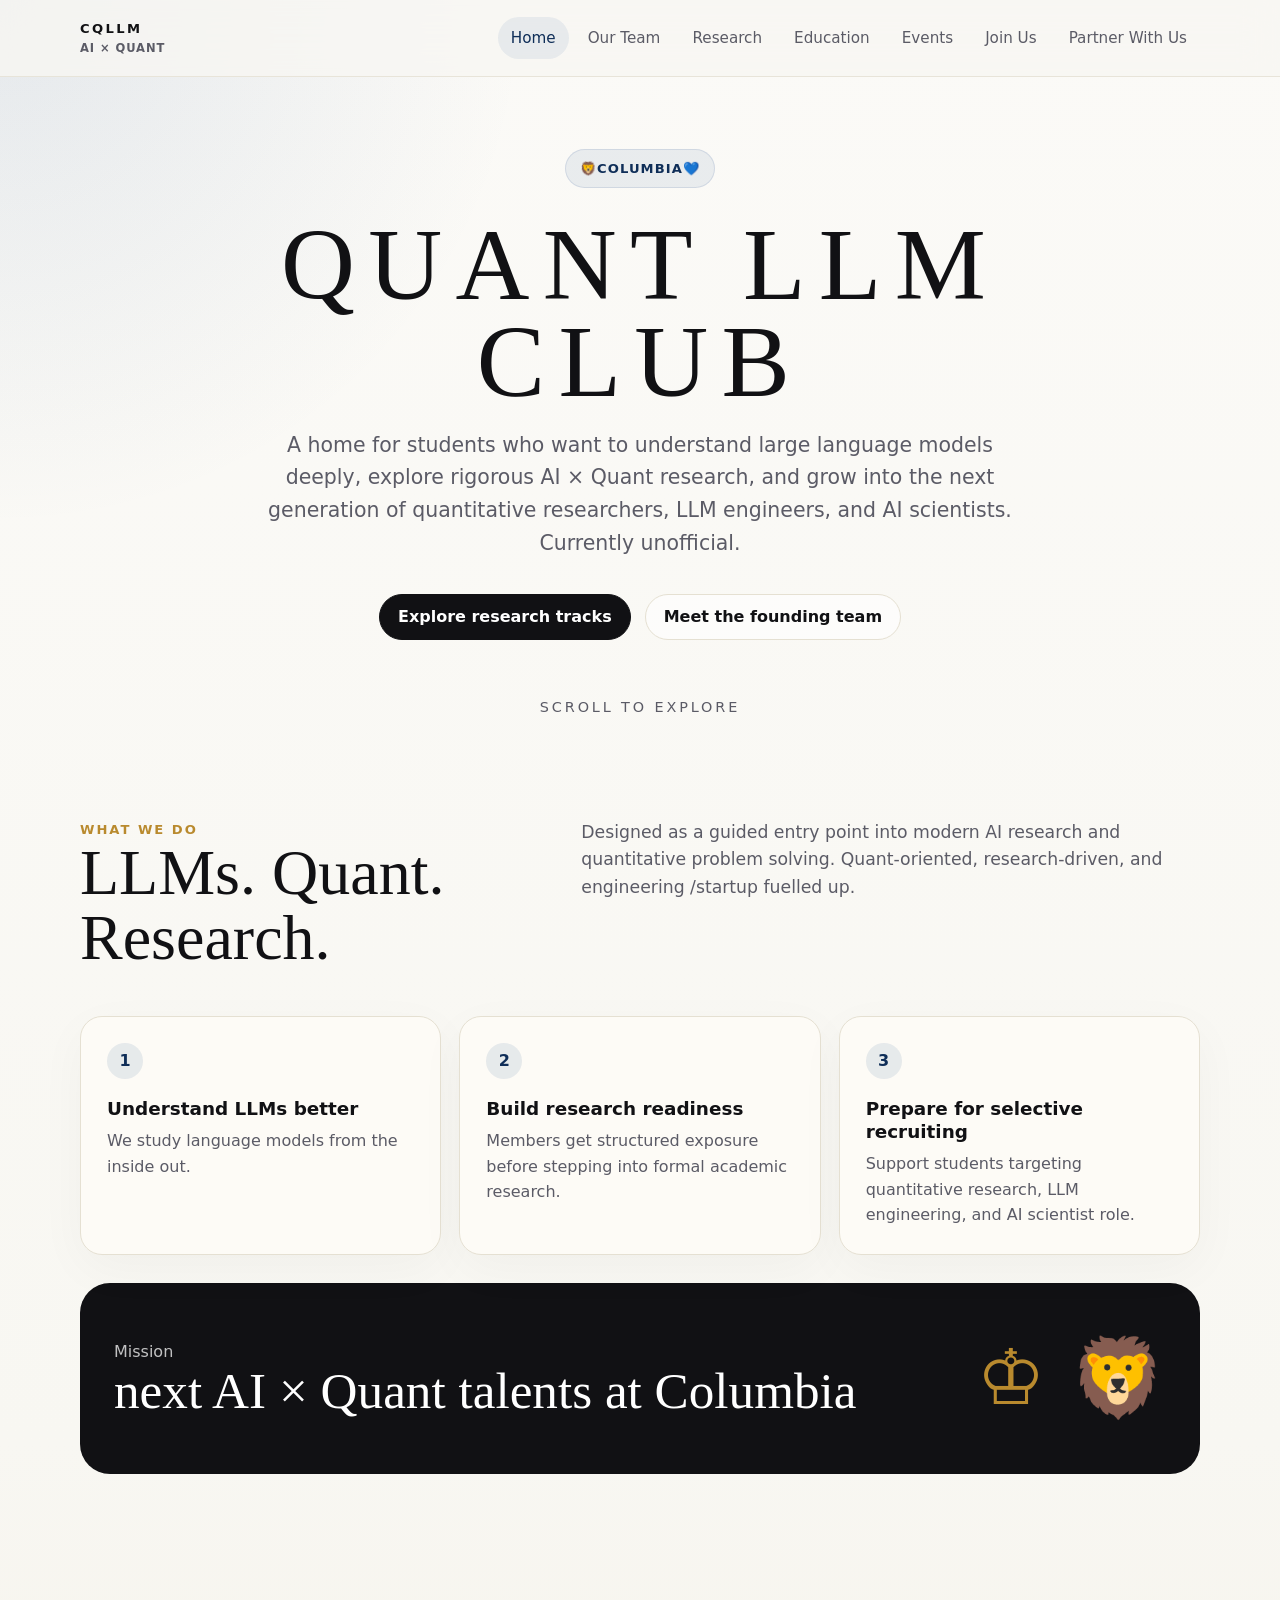
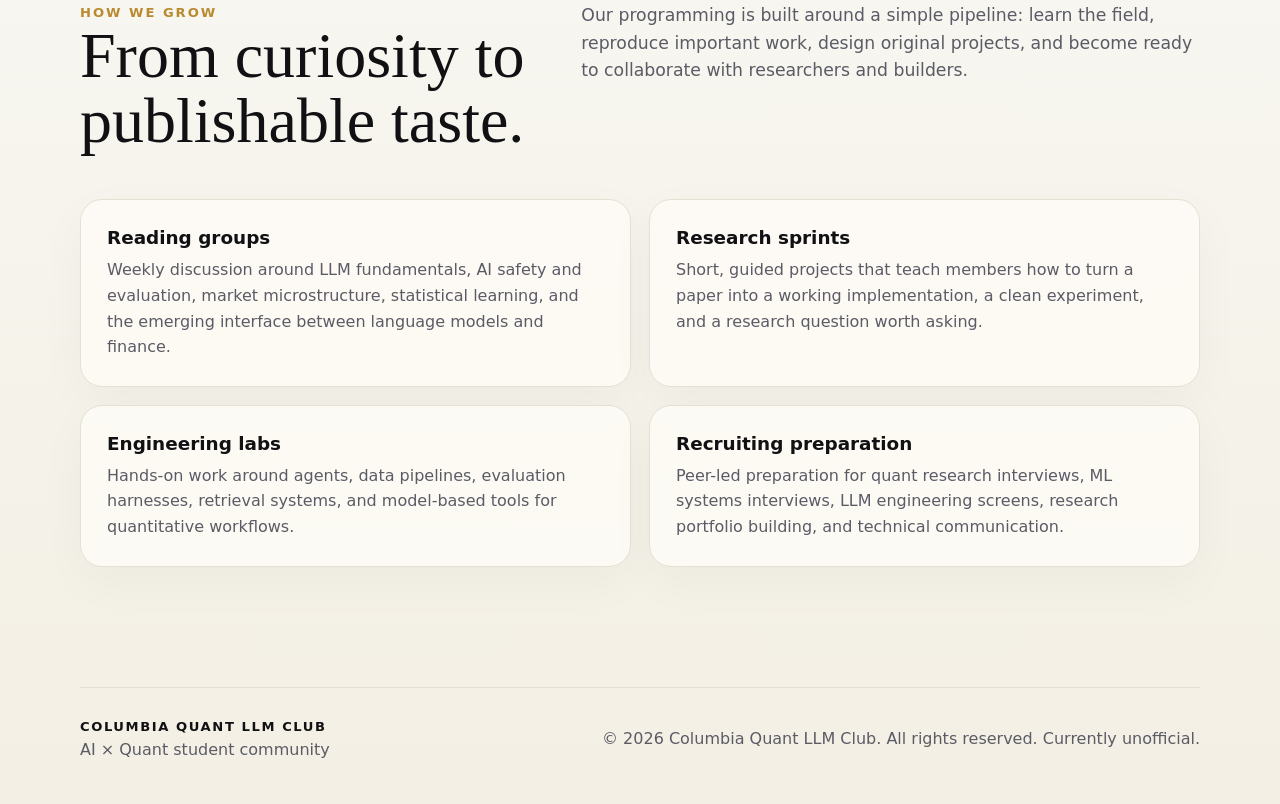
<file: index.html>
<!doctype html>
<html lang="en">

<head>
  <meta charset="utf-8" />
  <meta name="viewport" content="width=device-width, initial-scale=1" />
  <title>Columbia Quant LLM Club</title>
  <meta name="description"
    content="Columbia Quant LLM Club is a student-led community focused on large language models, quantitative research, and AI x Quant talent development." />
  <link rel="stylesheet" href="styles.css" />
</head>

<body>
  <header class="site-header">
    <div class="nav-wrap">
      <a class="logo" href="index.html" aria-label="Columbia Quant LLM Club home">
        <span>CQLLM</span>
        <span>AI × Quant</span>
      </a>
      <nav class="nav-links" aria-label="Primary navigation">
        <a class="active" href="index.html">Home</a>
        <a href="team.html">Our Team</a>
        <a href="research.html">Research</a>
        <a href="education.html">Education</a>
        <a href="events.html">Events</a>
        <a href="recruitment.html">Join Us</a>
        <a href="sponsors.html">Partner With Us</a>
      </nav>
    </div>
  </header>

  <main>
    <section class="hero">
      <div class="hero-inner">
        <div class="kicker">🦁Columbia💙</div>
        <h1>Quant LLM Club</h1>
        <p class="hero-copy">
          A home for students who want to understand large language models deeply, explore rigorous AI × Quant research,
          and grow into the next generation of quantitative researchers, LLM engineers, and AI scientists. Currently unofficial.
        </p>
        <div class="hero-actions">
          <a class="button primary" href="research.html">Explore research tracks</a>
          <a class="button secondary" href="team.html">Meet the founding team</a>
        </div>
        <div class="scroll-note">Scroll to explore</div>
      </div>
    </section>

    <section class="section" id="what-we-do">
      <div class="section-heading">
        <div>
          <div class="eyebrow">What We Do</div>
          <h2>LLMs. Quant. Research.</h2>
        </div>
        <p class="lead">
          Designed as a guided entry point into modern AI research and quantitative problem
          solving. Quant-oriented, research-driven, and engineering /startup fuelled up.
        </p>
      </div>

      <div class="grid">
        <article class="card">
          <div class="number">1</div>
          <h3>Understand LLMs better</h3>
          <p>We study language models from the inside out.</p>
        </article>
        <article class="card">
          <div class="number">2</div>
          <h3>Build research readiness</h3>
          <p>Members get structured exposure before stepping into formal academic research.</p>
          <!-- paper discussions,reproducibility projects, faculty outreach preparation, and research taste-building -->
        </article>
        <article class="card">
          <div class="number">3</div>
          <h3>Prepare for selective recruiting</h3>
          <p>Support students targeting quantitative research, LLM engineering, and AI scientist role.</p>
          <!-- through technical projects, interview preparation, and peer mentorship. -->
        </article>
      </div>

      <div class="mission-band">
        <div>
          <p>Mission</p>
          <strong>next AI × Quant talents at Columbia</strong>
        </div>
        <div class="mission-mark" aria-hidden="true">♔ 🦁</div>
      </div>
    </section>

    <section class="section">
      <div class="section-heading">
        <div>
          <div class="eyebrow">How We Grow</div>
          <h2>From curiosity to publishable taste.</h2>
        </div>
        <p class="lead">Our programming is built around a simple pipeline: learn the field, reproduce important work,
          design original projects, and become ready to collaborate with researchers and builders.</p>
      </div>
      <div class="grid two">
        <article class="card">
          <h3>Reading groups</h3>
          <p>Weekly discussion around LLM fundamentals, AI safety and evaluation, market microstructure, statistical
            learning, and the emerging interface between language models and finance.</p>
        </article>
        <article class="card">
          <h3>Research sprints</h3>
          <p>Short, guided projects that teach members how to turn a paper into a working implementation, a clean
            experiment, and a research question worth asking.</p>
        </article>
        <article class="card">
          <h3>Engineering labs</h3>
          <p>Hands-on work around agents, data pipelines, evaluation harnesses, retrieval systems, and model-based tools
            for quantitative workflows.</p>
        </article>
        <article class="card">
          <h3>Recruiting preparation</h3>
          <p>Peer-led preparation for quant research interviews, ML systems interviews, LLM engineering screens,
            research portfolio building, and technical communication.</p>
        </article>
      </div>
      <script type="text/javascript" id="mapmyvisitors" src="//mapmyvisitors.com/map.js?d=ujn6sMbWQKrPx_OXc8cwWdJMNxQaJMDhCEwav9_UzWA&cl=ffffff&w=a"></script>
    </section>
  </main>

  <footer class="site-footer">
    <div>
      <div class="footer-wordmark">Columbia Quant LLM Club</div>
      <div>AI × Quant student community</div>
    </div>
    <div>© 2026 Columbia Quant LLM Club. All rights reserved. Currently unofficial.</div>
  </footer>
</body>

</html>
</file>
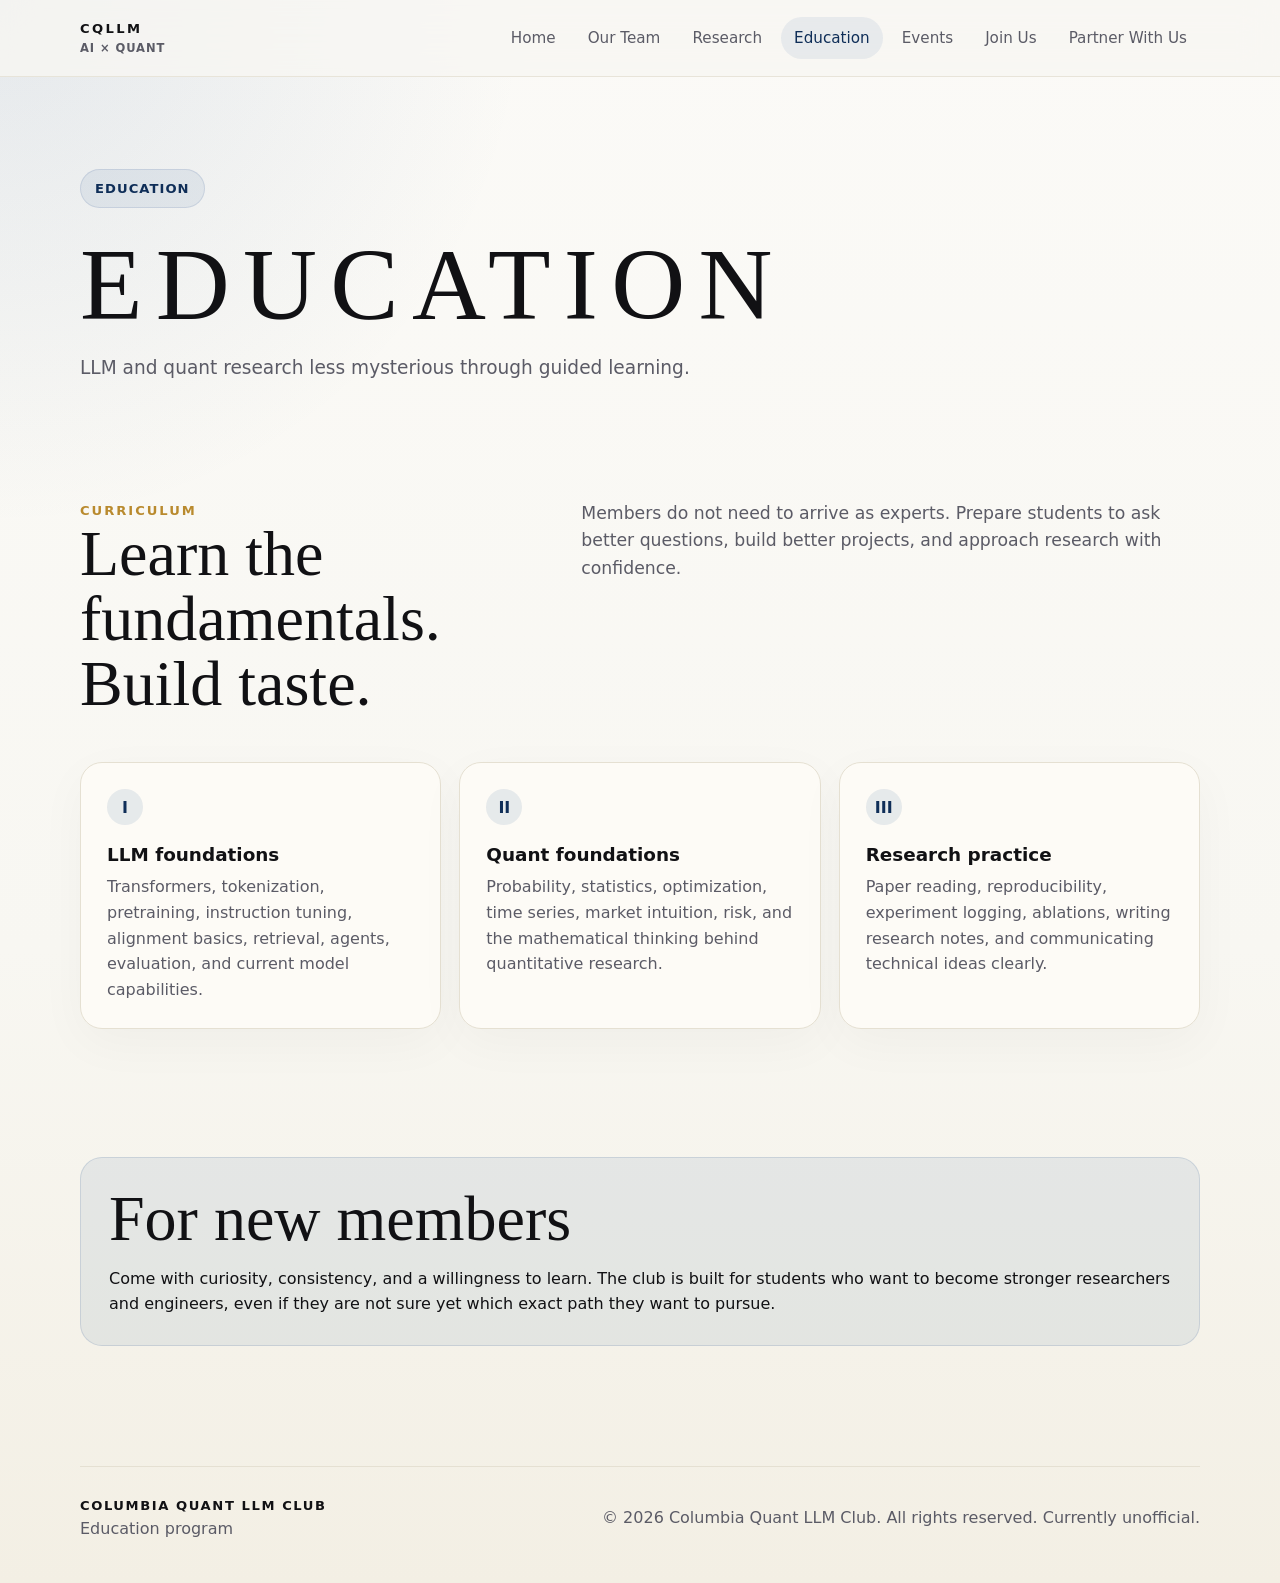
<file: education.html>
<!doctype html>
<html lang="en">
<head>
  <meta charset="utf-8" />
  <meta name="viewport" content="width=device-width, initial-scale=1" />
  <title>Education | Columbia Quant LLM Club</title>
  <meta name="description" content="Columbia Quant LLM Club education program
    covering LLM foundations, quantitative research methods, and research practice
    for Columbia University students." />
  <link rel="stylesheet" href="styles.css" />
</head>
<body>
  <header class="site-header">
    <div class="nav-wrap">
      <a class="logo" href="index.html"><span>CQLLM</span><span>AI × Quant</span></a>
      <nav class="nav-links" aria-label="Primary navigation">
        <a href="index.html">Home</a>
        <a href="team.html">Our Team</a>
        <a href="research.html">Research</a>
        <a class="active" href="education.html">Education</a>
        <a href="events.html">Events</a>
        <a href="recruitment.html">Join Us</a>
        <a href="sponsors.html">Partner With Us</a>
      </nav>
    </div>
  </header>

  <main>
    <section class="page-hero">
      <div class="kicker">Education</div>
      <h1>Education</h1>
      <p>LLM and quant research less mysterious through guided learning.</p>
    </section>

    <section class="section">
      <div class="section-heading">
        <div>
          <div class="eyebrow">Curriculum</div>
          <h2>Learn the fundamentals. Build taste.</h2>
        </div>
        <p class="lead">Members do not need to arrive as experts. Prepare students to ask better questions, build better projects, and approach research with confidence.</p>
      </div>
      <div class="grid">
        <article class="card">
          <div class="number">I</div>
          <h3>LLM foundations</h3>
          <p>Transformers, tokenization, pretraining, instruction tuning, alignment basics, retrieval, agents, evaluation, and current model capabilities.</p>
        </article>
        <article class="card">
          <div class="number">II</div>
          <h3>Quant foundations</h3>
          <p>Probability, statistics, optimization, time series, market intuition, risk, and the mathematical thinking behind quantitative research.</p>
        </article>
        <article class="card">
          <div class="number">III</div>
          <h3>Research practice</h3>
          <p>Paper reading, reproducibility, experiment logging, ablations, writing research notes, and communicating technical ideas clearly.</p>
        </article>
      </div>
    </section>

    <section class="section">
      <div class="callout">
        <h2>For new members</h2>
        <p>Come with curiosity, consistency, and a willingness to learn. The club is built for students who want to become stronger researchers and engineers, even if they are not sure yet which exact path they want to pursue.</p>
      </div>
    </section>
  </main>

  <footer class="site-footer">
    <div>
      <div class="footer-wordmark">Columbia Quant LLM Club</div>
      <div>Education program</div>
    </div>
    <div>© 2026 Columbia Quant LLM Club. All rights reserved. Currently unofficial.</div>
  </footer>
</body>
</html>
</file>
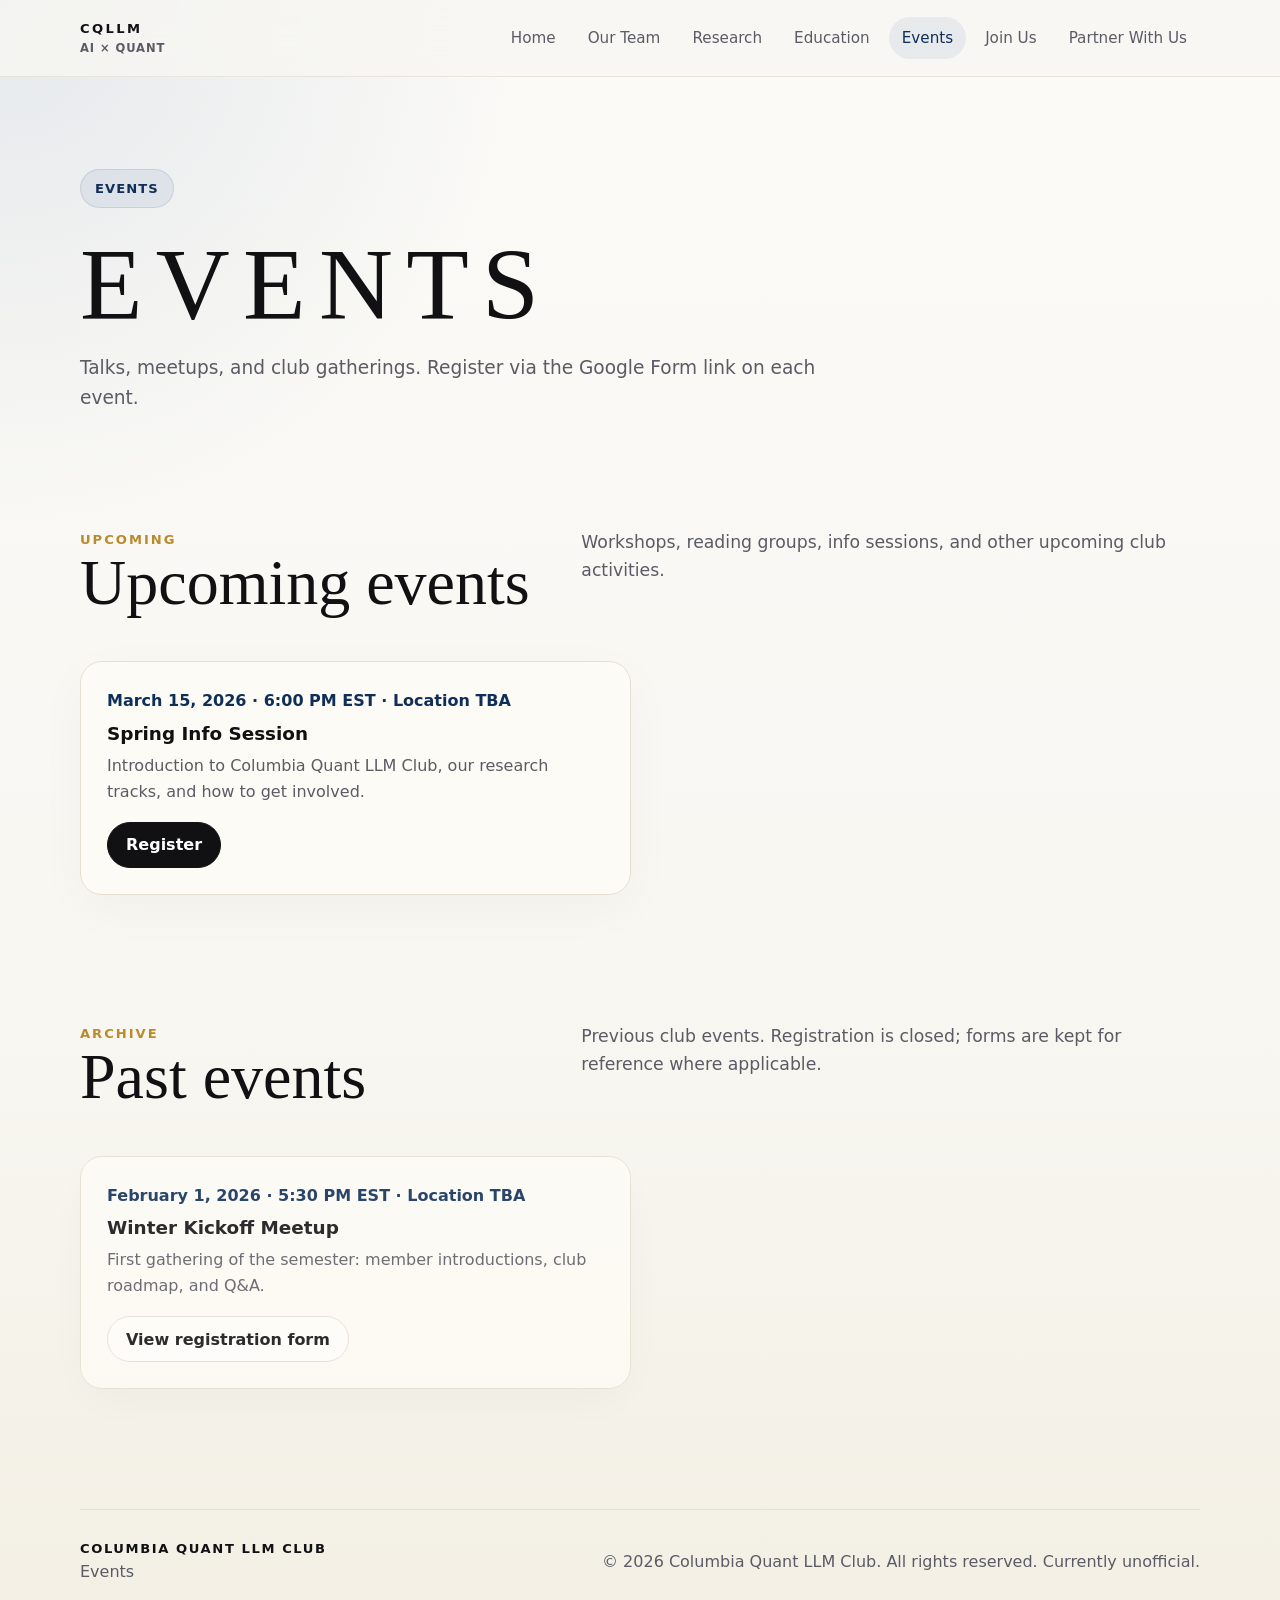
<file: events.html>
<!doctype html>
<html lang="en">
<head>
  <meta charset="utf-8" />
  <meta name="viewport" content="width=device-width, initial-scale=1" />
  <title>Events | Columbia Quant LLM Club</title>
  <meta name="description" content="Columbia Quant LLM Club events, talks, and meetups for Columbia University students." />
  <link rel="stylesheet" href="styles.css" />
</head>
<body>
  <header class="site-header">
    <div class="nav-wrap">
      <a class="logo" href="index.html"><span>CQLLM</span><span>AI × Quant</span></a>
      <nav class="nav-links" aria-label="Primary navigation">
        <a href="index.html">Home</a>
        <a href="team.html">Our Team</a>
        <a href="research.html">Research</a>
        <a href="education.html">Education</a>
        <a class="active" href="events.html">Events</a>
        <a href="recruitment.html">Join Us</a>
        <a href="sponsors.html">Partner With Us</a>
      </nav>
    </div>
  </header>

  <main>
    <section class="page-hero">
      <div class="kicker">Events</div>
      <h1>Events</h1>
      <p>Talks, meetups, and club gatherings. Register via the Google Form link on each event.</p>
    </section>

    <section class="section" id="upcoming-events">
      <div class="section-heading">
        <div>
          <div class="eyebrow">Upcoming</div>
          <h2>Upcoming events</h2>
        </div>
        <p class="lead">Workshops, reading groups, info sessions, and other upcoming club activities.</p>
      </div>
      <div class="grid two" id="upcoming-events-grid" aria-live="polite"></div>
    </section>

    <section class="section" id="past-events">
      <div class="section-heading">
        <div>
          <div class="eyebrow">Archive</div>
          <h2>Past events</h2>
        </div>
        <p class="lead">Previous club events. Registration is closed; forms are kept for reference where applicable.</p>
      </div>
      <div class="grid two" id="past-events-grid" aria-live="polite"></div>
    </section>
  </main>

  <footer class="site-footer">
    <div>
      <div class="footer-wordmark">Columbia Quant LLM Club</div>
      <button type="button" class="events-admin-trigger" id="events-admin-trigger" aria-label="Events">Events</button>
    </div>
    <div>© 2026 Columbia Quant LLM Club. All rights reserved. Currently unofficial.</div>
  </footer>

  <div class="events-admin-backdrop" id="events-password-modal" hidden>
    <div class="events-admin-dialog" role="dialog" aria-labelledby="events-password-title" aria-modal="true">
      <h2 id="events-password-title">Admin access</h2>
      <p class="lead">Enter the club password to manage events.</p>
      <form id="events-password-form">
        <label class="events-admin-label" for="events-password-input">Password</label>
        <input class="events-admin-input" id="events-password-input" type="password" autocomplete="current-password" required />
        <p class="events-admin-error" id="events-password-error" hidden>Incorrect password. Try again.</p>
        <div class="events-admin-actions">
          <button type="button" class="button secondary" id="events-password-cancel">Cancel</button>
          <button type="submit" class="button primary">Enter</button>
        </div>
      </form>
    </div>
  </div>

  <div class="events-admin-backdrop" id="events-admin-panel" hidden>
    <div class="events-admin-panel" role="dialog" aria-labelledby="events-admin-title" aria-modal="true">
      <div class="events-admin-panel-header">
        <h2 id="events-admin-title">Manage events</h2>
        <button type="button" class="events-admin-close" id="events-admin-close" aria-label="Close admin panel">×</button>
      </div>

      <p class="lead events-admin-note">Changes save to this browser immediately. Download <code>events-data.json</code> and commit it to GitHub so everyone sees updates on the live site.</p>

      <div class="events-admin-columns">
        <section class="events-admin-section">
          <h3>Upcoming events</h3>
          <div class="events-admin-list" id="admin-upcoming-list"></div>
        </section>
        <section class="events-admin-section">
          <h3>Past events</h3>
          <div class="events-admin-list" id="admin-past-list"></div>
        </section>
      </div>

      <form class="events-admin-form" id="events-admin-form">
        <h3 id="events-form-heading">Add event</h3>
        <input type="hidden" id="event-edit-id" value="" />
        <label class="events-admin-label" for="event-type">Type</label>
        <select class="events-admin-input" id="event-type" required>
          <option value="upcoming">Upcoming</option>
          <option value="past">Past</option>
        </select>
        <label class="events-admin-label" for="event-datetime">Time &amp; location</label>
        <input class="events-admin-input" id="event-datetime" type="text" placeholder="March 15, 2026 · 6:00 PM EST · Lerner Hall" required />
        <label class="events-admin-label" for="event-title">Title</label>
        <input class="events-admin-input" id="event-title" type="text" required />
        <label class="events-admin-label" for="event-description">Description</label>
        <textarea class="events-admin-input events-admin-textarea" id="event-description" rows="4" required></textarea>
        <label class="events-admin-label" for="event-form-url">Google Form link</label>
        <input class="events-admin-input" id="event-form-url" type="url" placeholder="https://forms.gle/..." required />
        <div class="events-admin-actions">
          <button type="button" class="button secondary" id="event-form-cancel" hidden>Cancel edit</button>
          <button type="submit" class="button primary" id="event-form-submit">Add event</button>
        </div>
      </form>

      <div class="events-admin-toolbar">
        <button type="button" class="button secondary" id="events-download-json">Download events-data.json</button>
        <button type="button" class="button secondary" id="events-reset-defaults">Reset to site defaults</button>
        <button type="button" class="button primary" id="events-admin-logout">Log out</button>
      </div>
    </div>
  </div>

  <script src="events.js"></script>
</body>
</html>
</file>
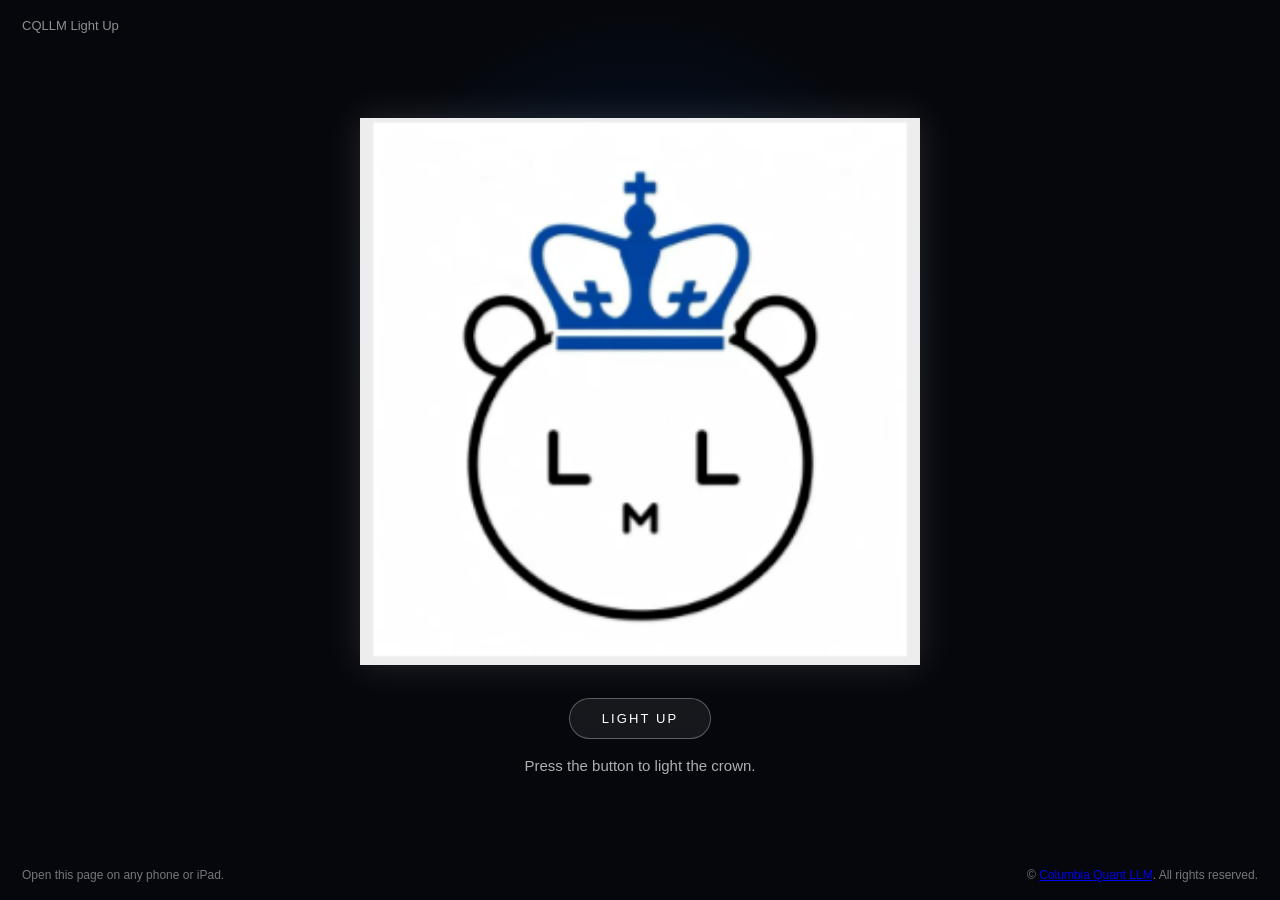
<file: lightening.html>
<!doctype html>
<html lang="en">
<head>
<meta charset="utf-8">
<meta name="viewport" content="width=device-width, initial-scale=1, viewport-fit=cover">
<title>CQLLM Light Up</title>
<style>
:root{--blue:#0055b8;--bg:#05070c;--white:#fff}
*{box-sizing:border-box}
html,body{margin:0;width:100%;height:100%;overflow:hidden;background:var(--bg);font-family:Arial,Helvetica,sans-serif;color:var(--white)}
.bg{position:fixed;inset:0;background:radial-gradient(circle at 50% 34%,rgba(0,85,184,.22),transparent 34%),#05070c}
.page{position:relative;z-index:2;width:100%;height:100svh;min-height:100vh;display:flex;align-items:center;justify-content:center;text-align:center;padding:24px}
.stage{width:min(74vw,74vh,560px);max-width:560px;position:relative;display:flex;flex-direction:column;align-items:center}
.logo-wrap{position:relative;width:100%;aspect-ratio:1/1;display:flex;align-items:center;justify-content:center}
.logo{width:100%;height:100%;object-fit:contain;filter:brightness(.98) contrast(1.05) drop-shadow(0 0 18px rgba(255,255,255,.13));transition:filter 1.1s ease,transform 1.1s ease}
.crown-glow{position:absolute;inset:0;width:100%;height:100%;object-fit:contain;clip-path:polygon(20% 0%,80% 0%,80% 43%,20% 43%);opacity:0;filter:brightness(1.7) saturate(1.7) drop-shadow(0 0 12px rgba(0,85,184,1)) drop-shadow(0 0 34px rgba(0,85,184,.9)) drop-shadow(0 0 74px rgba(0,85,184,.55));transition:opacity 1.2s ease;pointer-events:none}
.lit .logo{filter:brightness(1.06) contrast(1.1) drop-shadow(0 0 22px rgba(255,255,255,.27));transform:scale(1.012)}
.lit .crown-glow{opacity:1;animation:pulse 2.5s ease-in-out infinite}
@keyframes pulse{0%,100%{opacity:.82}50%{opacity:1}}
.button{margin-top:26px;border:1px solid rgba(255,255,255,.3);background:rgba(255,255,255,.07);color:white;border-radius:999px;padding:12px 28px;min-width:142px;font-size:13px;letter-spacing:.16em;text-transform:uppercase;cursor:pointer;backdrop-filter:blur(8px);transition:background .25s ease,border-color .25s ease,transform .25s ease}
.button:hover{background:rgba(255,255,255,.13);border-color:rgba(255,255,255,.46)}
.button:active{transform:scale(.98)}
.button[disabled]{opacity:.55;cursor:default}
.status{margin-top:18px;min-height:32px;font-size:15px;color:rgba(255,255,255,.68)}
.countdown{position:fixed;inset:0;z-index:5;display:flex;align-items:center;justify-content:center;pointer-events:none;opacity:0;font-size:min(34vw,34vh);font-weight:300;letter-spacing:-.08em;color:white;text-shadow:0 0 20px rgba(255,255,255,.55),0 0 60px rgba(0,85,184,.7);transition:opacity .2s ease}
.countdown.show{opacity:1}
.topline{position:fixed;top:18px;left:22px;z-index:3;font-size:13px;color:rgba(255,255,255,.55)}
.bottomline{position:fixed;bottom:18px;left:22px;right:22px;z-index:3;display:flex;justify-content:space-between;gap:16px;font-size:12px;color:rgba(255,255,255,.45)}
.flash{position:fixed;inset:0;z-index:4;background:radial-gradient(circle at 50% 30%,rgba(0,85,184,.75),transparent 34%);opacity:0;pointer-events:none}
.flash.on{animation:flash .9s ease-out}
@keyframes flash{0%{opacity:0}18%{opacity:.9}100%{opacity:0}}
@media(max-width:700px){.stage{width:min(88vw,76vh)}.button{margin-top:18px}.topline{left:16px;top:14px}.bottomline{left:16px;right:16px;bottom:14px;font-size:11px}}
</style>
</head>
<body>
<div class="bg"></div>
<div class="topline">CQLLM Light Up</div>
<main class="page">
  <div class="stage" id="stage">
    <div class="logo-wrap">
      <img class="logo" src="logo.png" alt="Columbia Quant LLM logo">
      <img class="crown-glow" src="logo.png" alt="">
    </div>
    <button class="button" id="lightButton">Light Up</button>
    <div class="status" id="status">Press the button to light the crown.</div>
  </div>
</main>
<div class="countdown" id="countdown">3</div>
<div class="flash" id="flash"></div>
<div class="bottomline">
  <span>Open this page on any phone or iPad.</span>
  <span>© <a href="https://columbiaquantllm.com/">Columbia Quant LLM</a>. All rights reserved.</span>
</div>
<script>
const button=document.getElementById("lightButton");
const statusText=document.getElementById("status");
const countdown=document.getElementById("countdown");
const stage=document.getElementById("stage");
const flash=document.getElementById("flash");
let lit=false;
const sleep=ms=>new Promise(r=>setTimeout(r,ms));
async function lightUp(){
  if(lit)return;
  lit=true;
  button.disabled=true;
  statusText.textContent="Lighting in...";
  for(const n of [3,2,1]){
    countdown.textContent=n;
    countdown.classList.add("show");
    await sleep(720);
    countdown.classList.remove("show");
    await sleep(250);
  }
  stage.classList.add("lit");
  flash.classList.add("on");
  statusText.textContent="The crown is lit.";
  setTimeout(()=>flash.classList.remove("on"),1000);
}
button.addEventListener("click",lightUp);
</script>
</body>
</html>
</file>
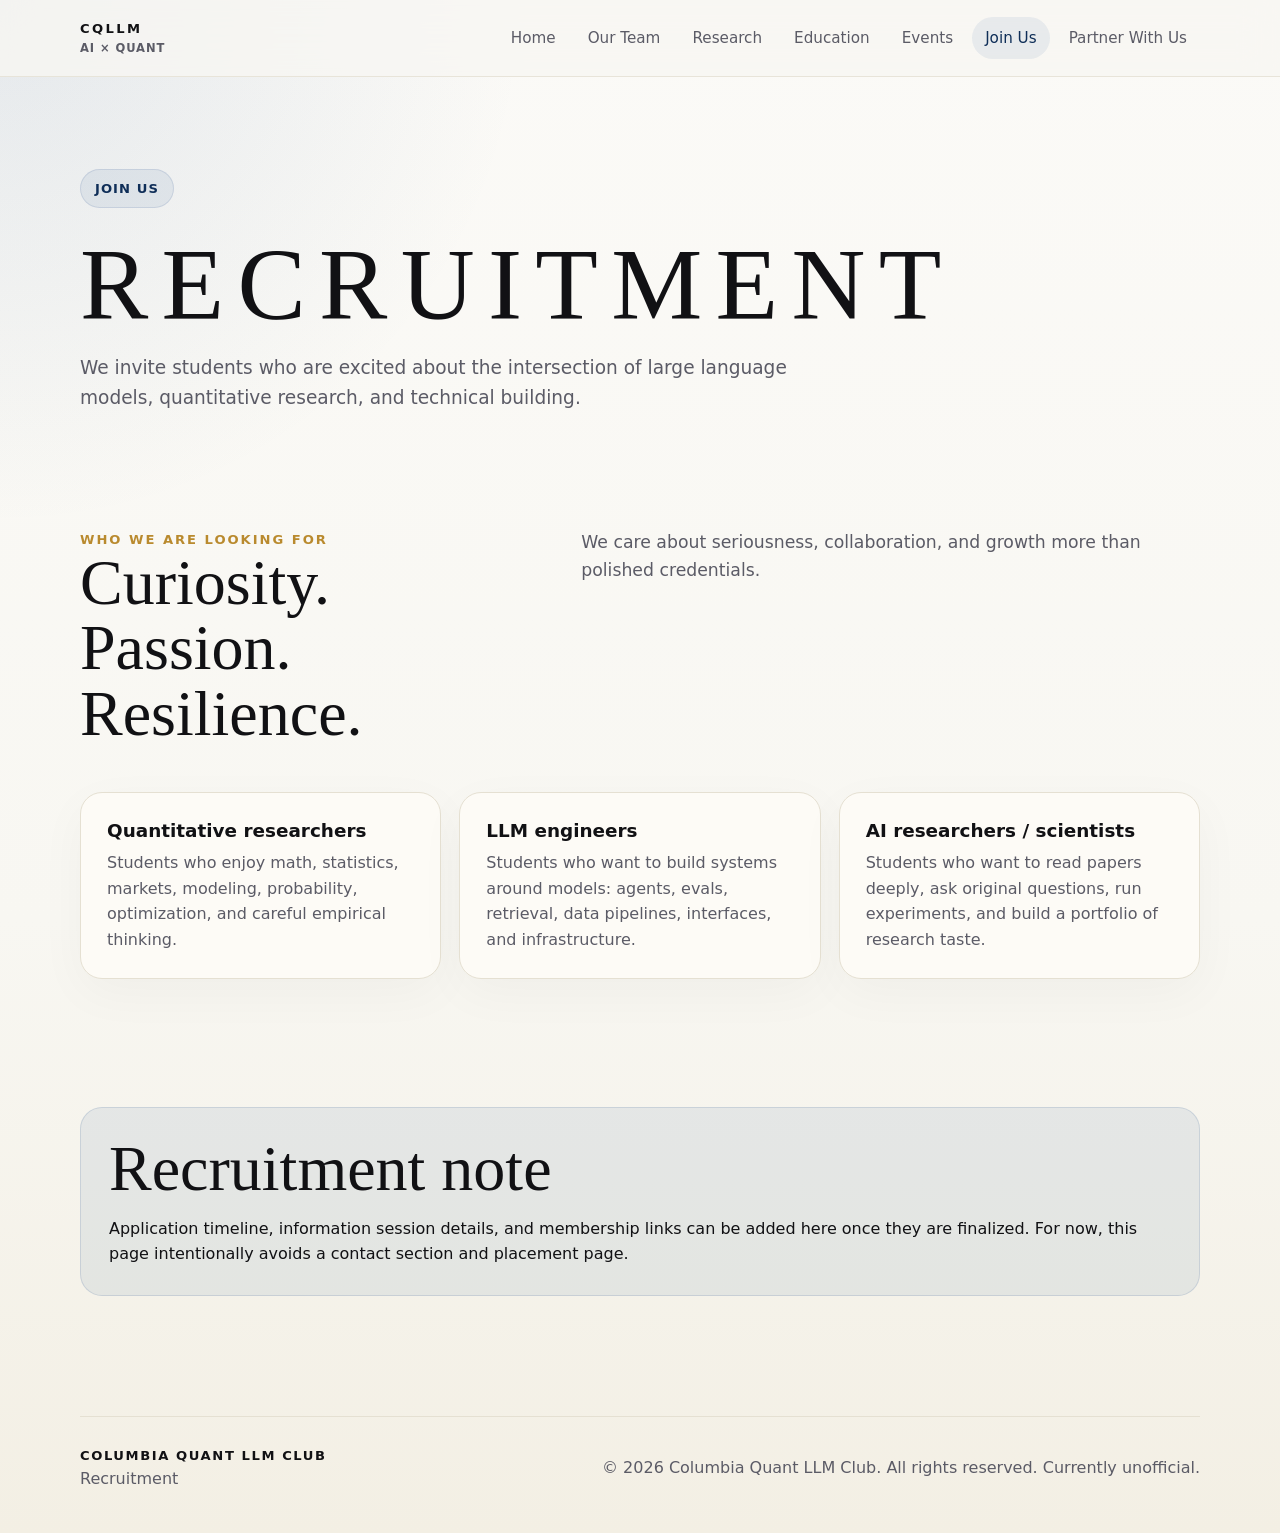
<file: recruitment.html>
<!doctype html>
<html lang="en">
<head>
  <meta charset="utf-8" />
  <meta name="viewport" content="width=device-width, initial-scale=1" />
  <title>Recruitment | Columbia Quant LLM Club</title>
  <meta name="description" content="Join Columbia Quant LLM Club. We're looking
    for quantitative researchers, LLM engineers, and AI scientists at Columbia
    University interested in AI and quant research." />
  <link rel="stylesheet" href="styles.css" />
</head>
<body>
  <header class="site-header">
    <div class="nav-wrap">
      <a class="logo" href="index.html"><span>CQLLM</span><span>AI × Quant</span></a>
      <nav class="nav-links" aria-label="Primary navigation">
        <a href="index.html">Home</a>
        <a href="team.html">Our Team</a>
        <a href="research.html">Research</a>
        <a href="education.html">Education</a>
        <a href="events.html">Events</a>
        <a class="active" href="recruitment.html">Join Us</a>
        <a href="sponsors.html">Partner With Us</a>
      </nav>
    </div>
  </header>

  <main>
    <section class="page-hero">
      <div class="kicker">Join US</div>
      <h1>Recruitment</h1>
      <p>We invite students who are excited about the intersection of large language models, quantitative research, and technical building.</p>
    </section>

    <section class="section">
      <div class="section-heading">
        <div>
          <div class="eyebrow">Who We Are Looking For</div>
          <h2>Curiosity. Passion. Resilience.</h2>
        </div>
        <p class="lead"> We care about seriousness, collaboration, and growth more than polished credentials.</p>
      </div>

      <div class="grid three">
        <article class="card">
          <h3>Quantitative researchers</h3>
          <p>Students who enjoy math, statistics, markets, modeling, probability, optimization, and careful empirical thinking.</p>
        </article>
        <article class="card">
          <h3>LLM engineers</h3>
          <p>Students who want to build systems around models: agents, evals, retrieval, data pipelines, interfaces, and infrastructure.</p>
        </article>
        <article class="card">
          <h3>AI researchers / scientists</h3>
          <p>Students who want to read papers deeply, ask original questions, run experiments, and build a portfolio of research taste.</p>
        </article>
      </div>
    </section>

    <section class="section">
      <div class="callout">
        <h2>Recruitment note</h2>
        <p>Application timeline, information session details, and membership links can be added here once they are finalized. For now, this page intentionally avoids a contact section and placement page.</p>
      </div>
    </section>
  </main>

  <footer class="site-footer">
    <div>
      <div class="footer-wordmark">Columbia Quant LLM Club</div>
      <div>Recruitment</div>
    </div>
    <div>© 2026 Columbia Quant LLM Club. All rights reserved. Currently unofficial.</div>
  </footer>
</body>
</html>
</file>
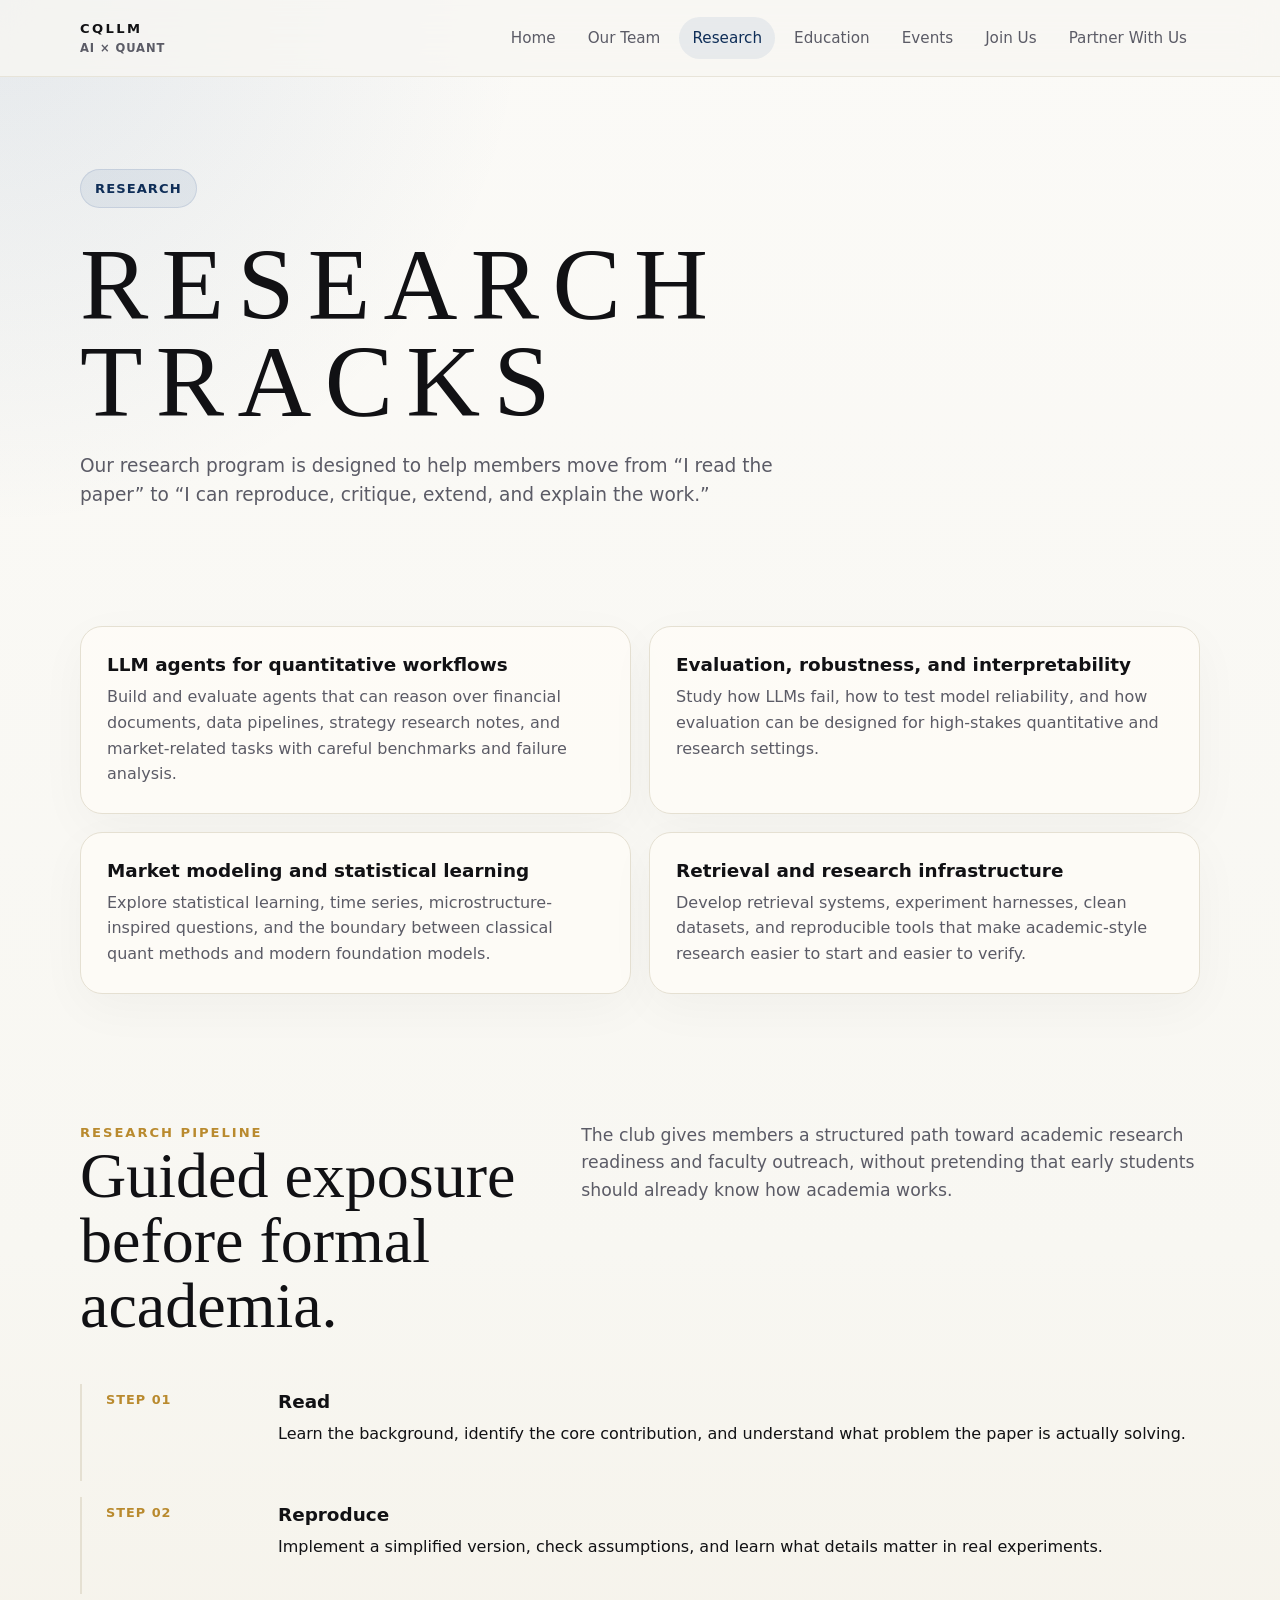
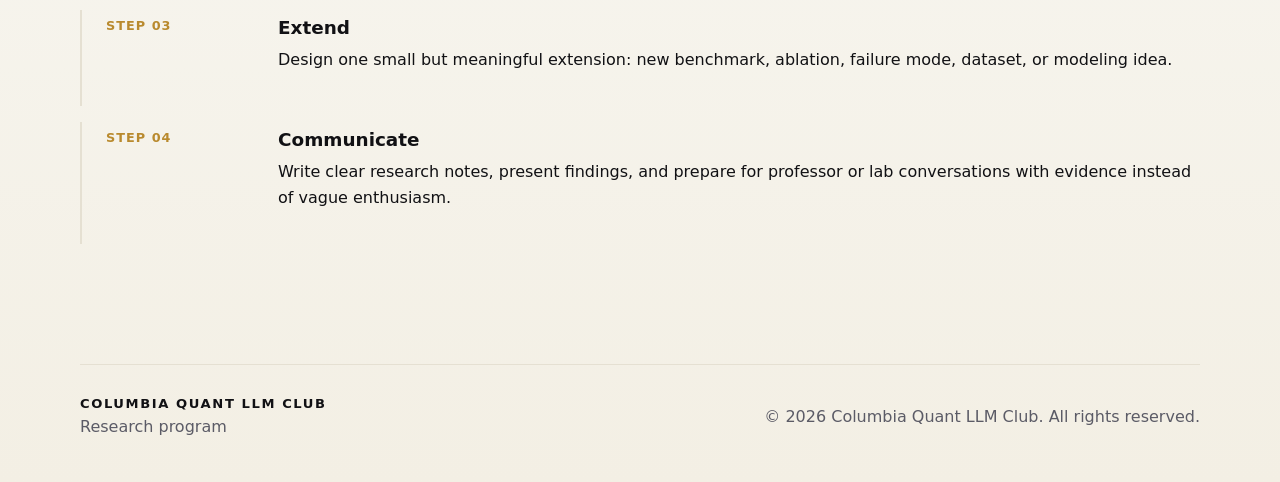
<file: research.html>
<!doctype html>
<html lang="en">
<head>
  <meta charset="utf-8" />
  <meta name="viewport" content="width=device-width, initial-scale=1" />
  <title>Research | Columbia Quant LLM Club</title>
  <meta name="description" content="Columbia Quant LLM Club research tracks:
    LLM agents for quant workflows, model evaluation, market modeling,
    and retrieval systems. Guided research for Columbia students." /> 
  <link rel="stylesheet" href="styles.css" />
</head>
<body>
  <header class="site-header">
    <div class="nav-wrap">
      <a class="logo" href="index.html"><span>CQLLM</span><span>AI × Quant</span></a>
      <nav class="nav-links" aria-label="Primary navigation">
        <a href="index.html">Home</a>
        <a href="team.html">Our Team</a>
        <a class="active" href="research.html">Research</a>
        <a href="education.html">Education</a>
        <a href="events.html">Events</a>
        <a href="recruitment.html">Join Us</a>
        <a href="sponsors.html">Partner With Us</a>
      </nav>
    </div>
  </header>

  <main>
    <section class="page-hero">
      <div class="kicker">Research</div>
      <h1>Research Tracks</h1>
      <p>Our research program is designed to help members move from “I read the paper” to “I can reproduce, critique, extend, and explain the work.”</p>
    </section>

    <section class="section">
      <div class="grid two">
        <article class="card">
          <h3>LLM agents for quantitative workflows</h3>
          <p>Build and evaluate agents that can reason over financial documents, data pipelines, strategy research notes, and market-related tasks with careful benchmarks and failure analysis.</p>
        </article>
        <article class="card">
          <h3>Evaluation, robustness, and interpretability</h3>
          <p>Study how LLMs fail, how to test model reliability, and how evaluation can be designed for high-stakes quantitative and research settings.</p>
        </article>
        <article class="card">
          <h3>Market modeling and statistical learning</h3>
          <p>Explore statistical learning, time series, microstructure-inspired questions, and the boundary between classical quant methods and modern foundation models.</p>
        </article>
        <article class="card">
          <h3>Retrieval and research infrastructure</h3>
          <p>Develop retrieval systems, experiment harnesses, clean datasets, and reproducible tools that make academic-style research easier to start and easier to verify.</p>
        </article>
      </div>
    </section>

    <section class="section">
      <div class="section-heading">
        <div>
          <div class="eyebrow">Research Pipeline</div>
          <h2>Guided exposure before formal academia.</h2>
        </div>
        <p class="lead">The club gives members a structured path toward academic research readiness and faculty outreach, without pretending that early students should already know how academia works.</p>
      </div>
      <div class="timeline">
        <div class="timeline-item">
          <div class="term">Step 01</div>
          <div>
            <h3>Read</h3>
            <p>Learn the background, identify the core contribution, and understand what problem the paper is actually solving.</p>
          </div>
        </div>
        <div class="timeline-item">
          <div class="term">Step 02</div>
          <div>
            <h3>Reproduce</h3>
            <p>Implement a simplified version, check assumptions, and learn what details matter in real experiments.</p>
          </div>
        </div>
        <div class="timeline-item">
          <div class="term">Step 03</div>
          <div>
            <h3>Extend</h3>
            <p>Design one small but meaningful extension: new benchmark, ablation, failure mode, dataset, or modeling idea.</p>
          </div>
        </div>
        <div class="timeline-item">
          <div class="term">Step 04</div>
          <div>
            <h3>Communicate</h3>
            <p>Write clear research notes, present findings, and prepare for professor or lab conversations with evidence instead of vague enthusiasm.</p>
          </div>
        </div>
      </div>
    </section>
  </main>

  <footer class="site-footer">
    <div>
      <div class="footer-wordmark">Columbia Quant LLM Club</div>
      <div>Research program</div>
    </div>
    <div>© 2026 Columbia Quant LLM Club. All rights reserved.</div>
  </footer>
</body>
</html>
</file>
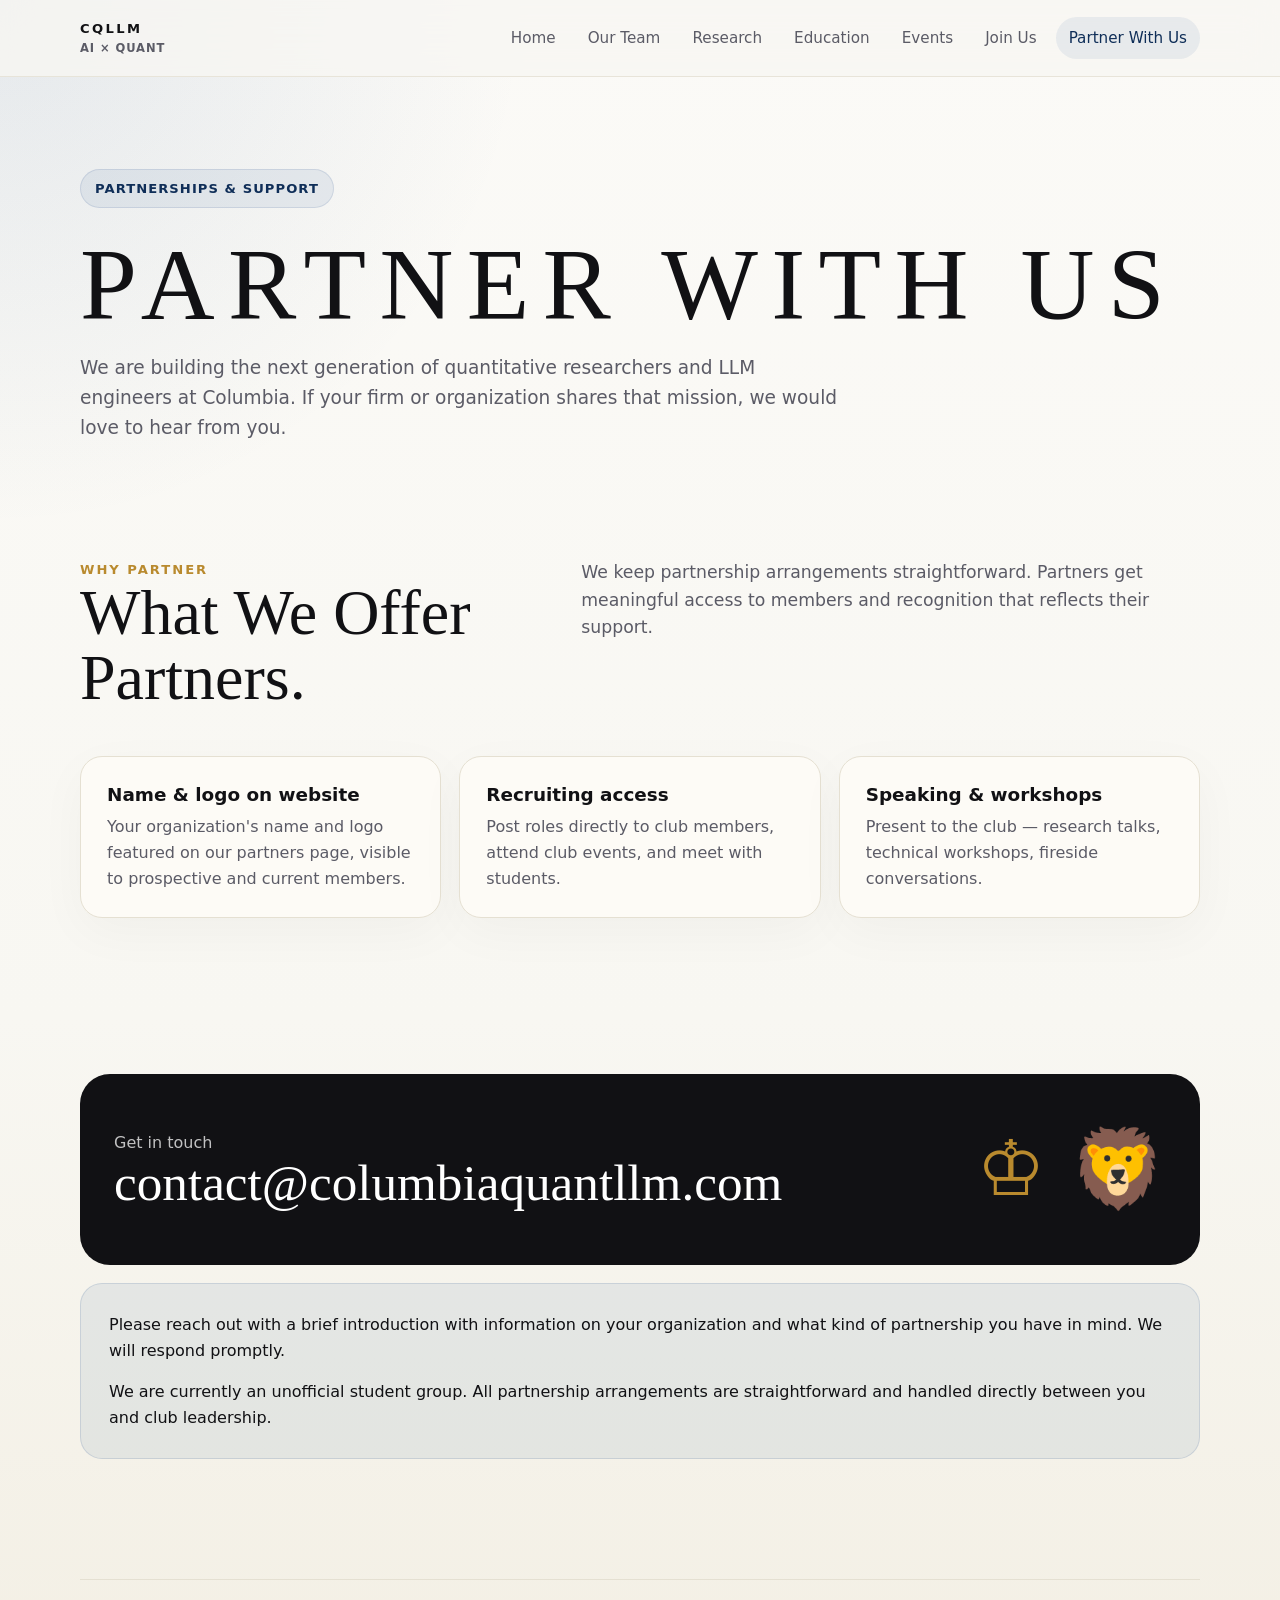
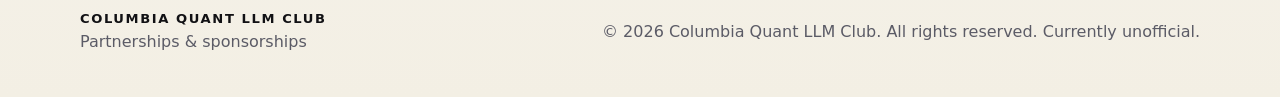
<file: sponsors.html>
<!doctype html>
<html lang="en">

<head>
  <meta charset="utf-8" />
  <meta name="viewport" content="width=device-width, initial-scale=1" />
  <title>Partner With Us | Columbia Quant LLM Club</title>
  <meta name="description"
    content="Partner with Columbia Quant LLM Club. Support the next generation of quantitative researchers and LLM engineers at Columbia University." />
  <link rel="stylesheet" href="styles.css" />
</head>

<body>
  <header class="site-header">
    <div class="nav-wrap">
      <a class="logo" href="index.html" aria-label="Columbia Quant LLM Club home">
        <span>CQLLM</span>
        <span>AI × Quant</span>
      </a>
      <nav class="nav-links" aria-label="Primary navigation">
        <a href="index.html">Home</a>
        <a href="team.html">Our Team</a>
        <a href="research.html">Research</a>
        <a href="education.html">Education</a>
        <a href="events.html">Events</a>
        <a href="recruitment.html">Join Us</a>
        <a class="active" href="sponsors.html">Partner With Us</a>
      </nav>
    </div>
  </header>

  <main>
    <section class="page-hero">
      <div class="kicker">Partnerships & Support</div>
      <h1>Partner With Us</h1>
      <p>We are building the next generation of quantitative researchers and LLM engineers at Columbia. If your firm or organization shares that mission, we would love to hear from you.</p>
    </section>

    <section class="section">
      <div class="section-heading">
        <div>
          <div class="eyebrow">Why Partner</div>
          <h2>What We Offer Partners.</h2>
        </div>
        <p class="lead">
          We keep partnership arrangements straightforward. Partners get meaningful access to members and recognition that reflects their support.
        </p>
      </div>

      <div class="grid">
        <article class="card">
          <h3>Name & logo on website</h3>
          <p>Your organization's name and logo featured on our partners page, visible to prospective and current members.</p>
        </article>
        <article class="card">
          <h3>Recruiting access</h3>
          <p>Post roles directly to club members, attend club events, and meet with students.</p>
        </article>
        <article class="card">
          <h3>Speaking & workshops</h3>
          <p>Present to the club — research talks, technical workshops, fireside conversations.</p>
        </article>
      </div>
    </section>

    <section class="section">
      <div class="mission-band">
        <div>
          <p>Get in touch</p>
          <strong>contact@columbiaquantllm.com</strong>
        </div>
        <div class="mission-mark" aria-hidden="true">♔ 🦁</div>
      </div>
      <div class="callout" style="margin-top: 18px;">
        <p>Please reach out with a brief introduction with information on your organization and what kind of partnership you have in mind. We will respond promptly.</p>
        <p style="margin-bottom: 0;">We are currently an unofficial student group. All partnership arrangements are straightforward and handled directly between you and club leadership.</p>
      </div>
    </section>
  </main>

  <footer class="site-footer">
    <div>
      <div class="footer-wordmark">Columbia Quant LLM Club</div>
      <div>Partnerships & sponsorships</div>
    </div>
    <div>© 2026 Columbia Quant LLM Club. All rights reserved. Currently unofficial.</div>
  </footer>
</body>

</html>
</file>
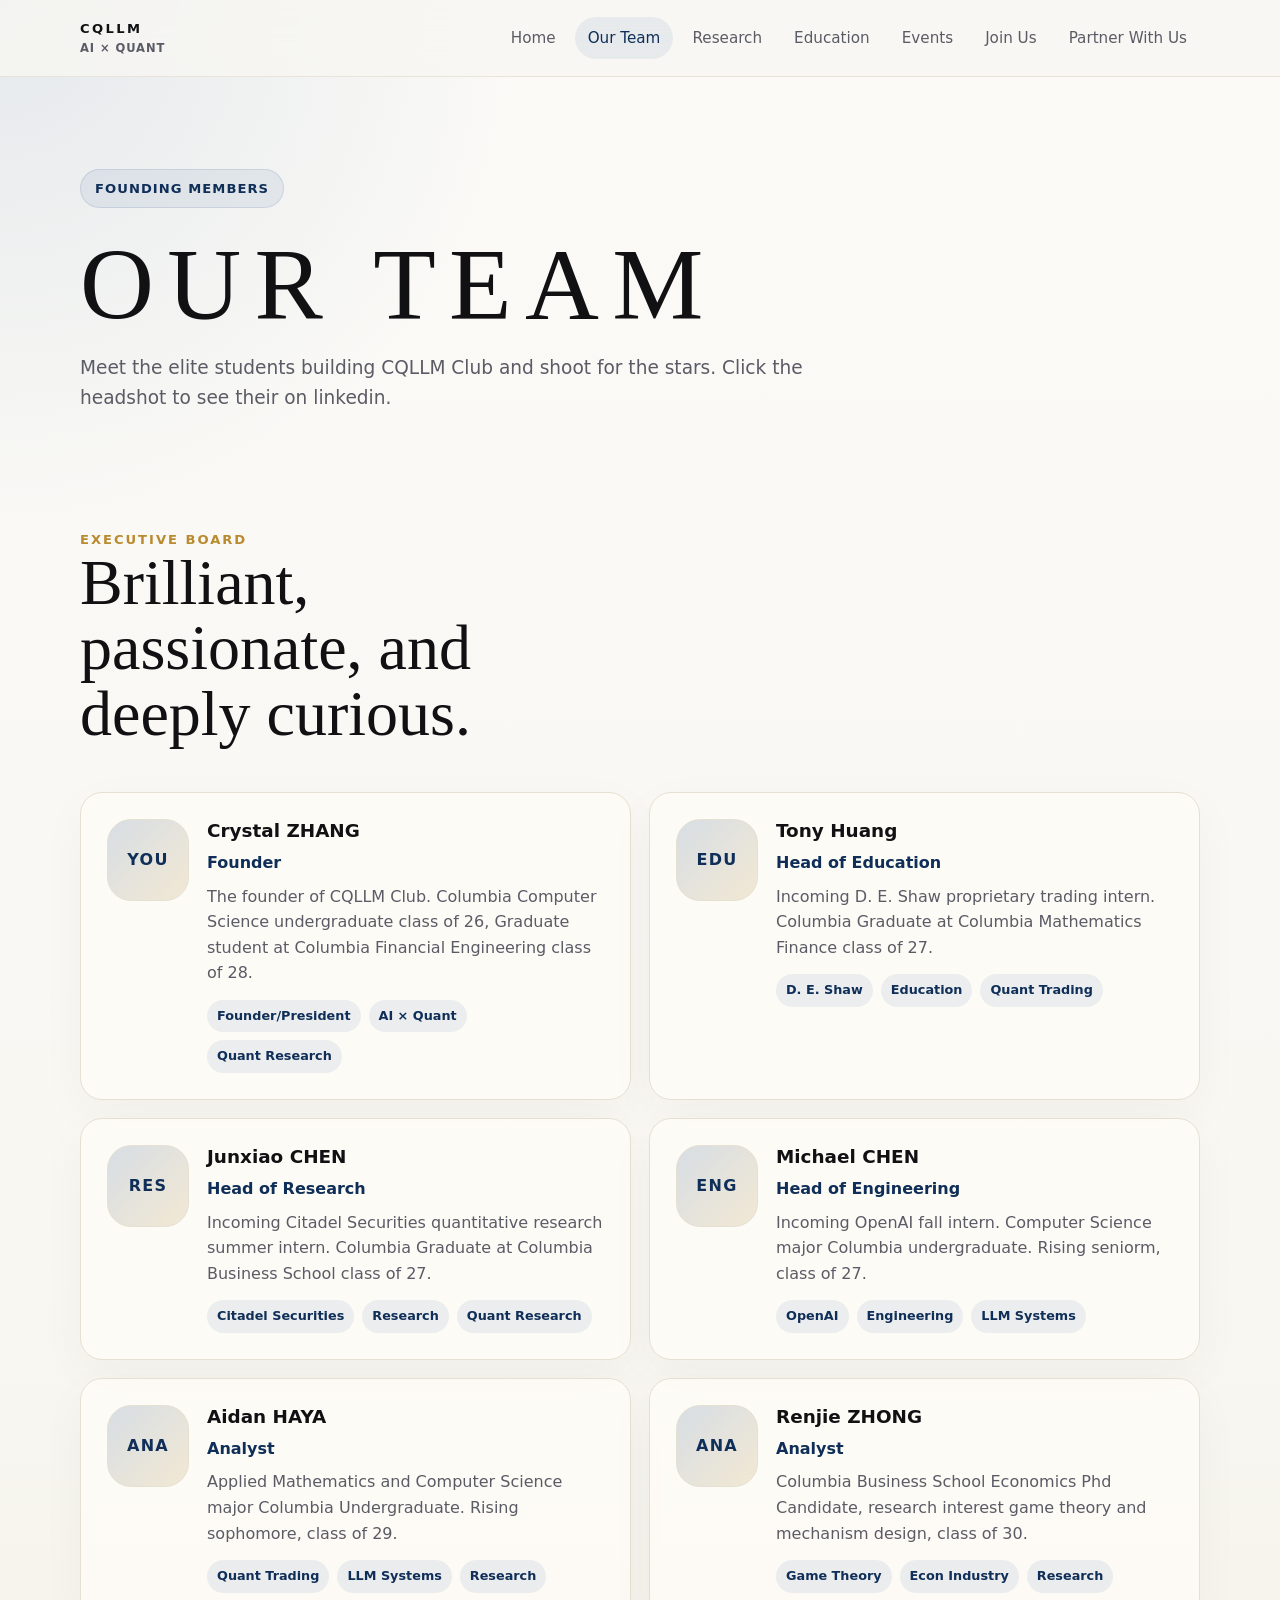
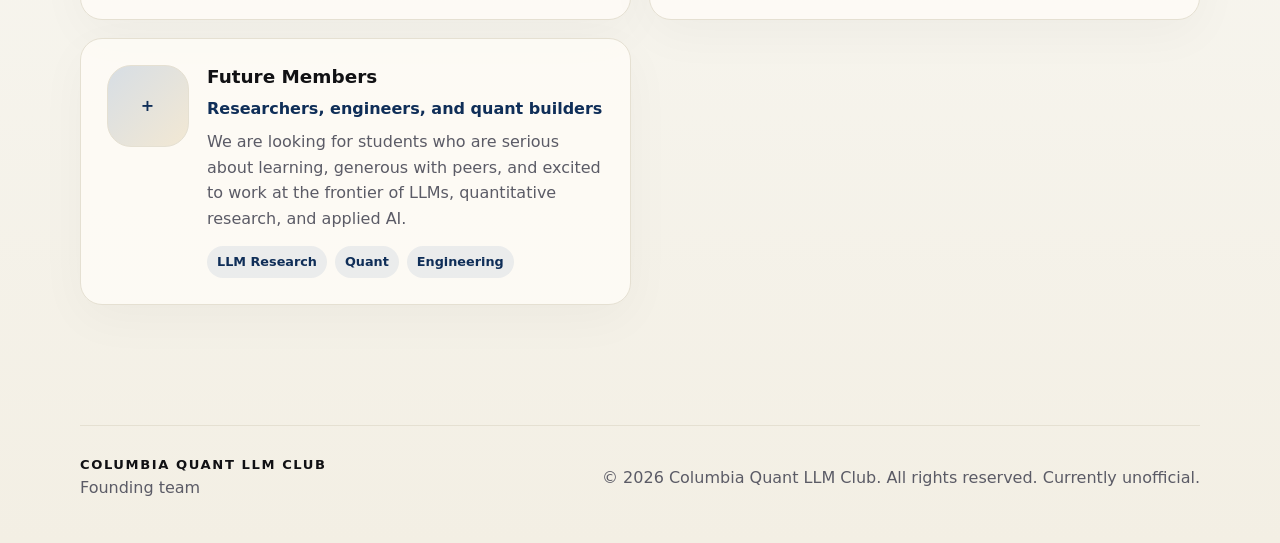
<file: team.html>
<!doctype html>
<html lang="en">
<head>
  <meta charset="utf-8" />
  <meta name="viewport" content="width=device-width, initial-scale=1" />
  <title>Our Team | Columbia Quant LLM Club</title>
  <meta name="description" content="Meet the founding team of Columbia Quant LLM Club." />
  <link rel="stylesheet" href="styles.css" />
</head>
<body>
  <header class="site-header">
    <div class="nav-wrap">
      <a class="logo" href="index.html"><span>CQLLM</span><span>AI × Quant</span></a>
      <nav class="nav-links" aria-label="Primary navigation">
        <a href="index.html">Home</a>
        <a class="active" href="team.html">Our Team</a>
        <a href="research.html">Research</a>
        <a href="education.html">Education</a>
        <a href="events.html">Events</a>
        <a href="recruitment.html">Join Us</a>
        <a href="sponsors.html">Partner With Us</a>
      </nav>
    </div>
  </header>

  <main>
    <section class="page-hero">
      <div class="kicker">Founding members</div>
      <h1>Our Team</h1>
      <p>Meet the elite students building CQLLM Club and shoot for the stars. Click the headshot to see their on linkedin.</p>
    </section>

    <section class="section">
      <div class="section-heading">
        <div>
          <div class="eyebrow">Executive Board</div>
          <h2>Brilliant, passionate, and deeply curious.</h2>
        </div>
        <p class="lead"></p>
      </div>

      <div class="grid two">
        <article class="card profile-card">
          <div class="avatar" href="https://www.linkedin.com/in/crystal-zhangg/">YOU</div>
          <div>
            <h3>Crystal ZHANG</h3>
            <div class="role">Founder</div>
            <p>The founder of CQLLM Club. Columbia Computer Science undergraduate class of 26, Graduate student at Columbia Financial Engineering class of 28.</p>
            <div class="badge-row">
              <span class="badge">Founder/President</span>
              <span class="badge">AI × Quant</span>
              <span class="badge">Quant Research</span>
            </div>
          </div>
        </article>

        <article class="card profile-card">
          <div class="avatar">EDU</div>
          <div>
            <h3>Tony Huang</h3>
            <div class="role">Head of Education</div>
            <p>Incoming D. E. Shaw proprietary trading intern. Columbia Graduate at Columbia Mathematics Finance class of 27.</p>
            <div class="badge-row">
              <span class="badge">D. E. Shaw</span>
              <span class="badge">Education</span>
              <span class="badge">Quant Trading</span>
            </div>
          </div>
        </article>

        <article class="card profile-card">
          <div class="avatar", href= "https://www.linkedin.com/in/junxiao-chen-owen/">RES</div>
          <div>
            <h3>Junxiao CHEN</h3>
            <div class="role">Head of Research</div>
            <p>Incoming Citadel Securities quantitative research summer intern. Columbia Graduate at Columbia Business School class of 27.</p>
            <div class="badge-row">
              <span class="badge">Citadel Securities</span>
              <span class="badge">Research</span>
              <span class="badge">Quant Research</span>
            </div>
          </div>
        </article>

        <article class="card profile-card">
          <div class="avatar", href="https://www.linkedin.com/in/michael-chen-b8978b331/">ENG</div>
          <div>
            <h3>Michael CHEN</h3>
            <div class="role">Head of Engineering</div>
            <p>Incoming OpenAI fall intern. Computer Science major Columbia undergraduate. Rising seniorm, class of 27.</p>
            <div class="badge-row">
              <span class="badge">OpenAI</span>
              <span class="badge">Engineering</span>
              <span class="badge">LLM Systems</span>
            </div>
          </div>
        </article>

        <article class="card profile-card">
          <div class="avatar">ANA</div>
          <div>
            <h3>Aidan HAYA</h3>
            <div class="role">Analyst</div>
            <p>Applied Mathematics and Computer Science major Columbia Undergraduate. Rising sophomore, class of 29.</p>
            <div class="badge-row">
              <span class="badge">Quant Trading</span>
              <span class="badge">LLM Systems</span>
              <span class="badge">Research</span>
            </div>
          </div>
        </article>

        <article class="card profile-card">
          <div class="avatar">ANA</div>
          <div>
            <h3>Renjie ZHONG</h3>
            <div class="role">Analyst</div>
            <p>Columbia Business School Economics Phd Candidate, research interest game theory and mechanism design, class of 30. </p>
            <div class="badge-row">
              <span class="badge">Game Theory</span>
              <span class="badge">Econ Industry</span>
              <span class="badge">Research</span>
            </div>
          </div>
        </article>

        <article class="card profile-card">
          <div class="avatar">+</div>
          <div>
            <h3>Future Members</h3>
            <div class="role">Researchers, engineers, and quant builders</div>
            <p>We are looking for students who are serious about learning, generous with peers, and excited to work at the frontier of LLMs, quantitative research, and applied AI.</p>
            <div class="badge-row">
              <span class="badge">LLM Research</span>
              <span class="badge">Quant</span>
              <span class="badge">Engineering</span>
            </div>
          </div>
        </article>
      </div>
    </section>
  </main>

  <footer class="site-footer">
    <div>
      <div class="footer-wordmark">Columbia Quant LLM Club</div>
      <div>Founding team</div>
    </div>
    <div>© 2026 Columbia Quant LLM Club. All rights reserved. Currently unofficial.</div>
  </footer>
</body>
</html>
</file>
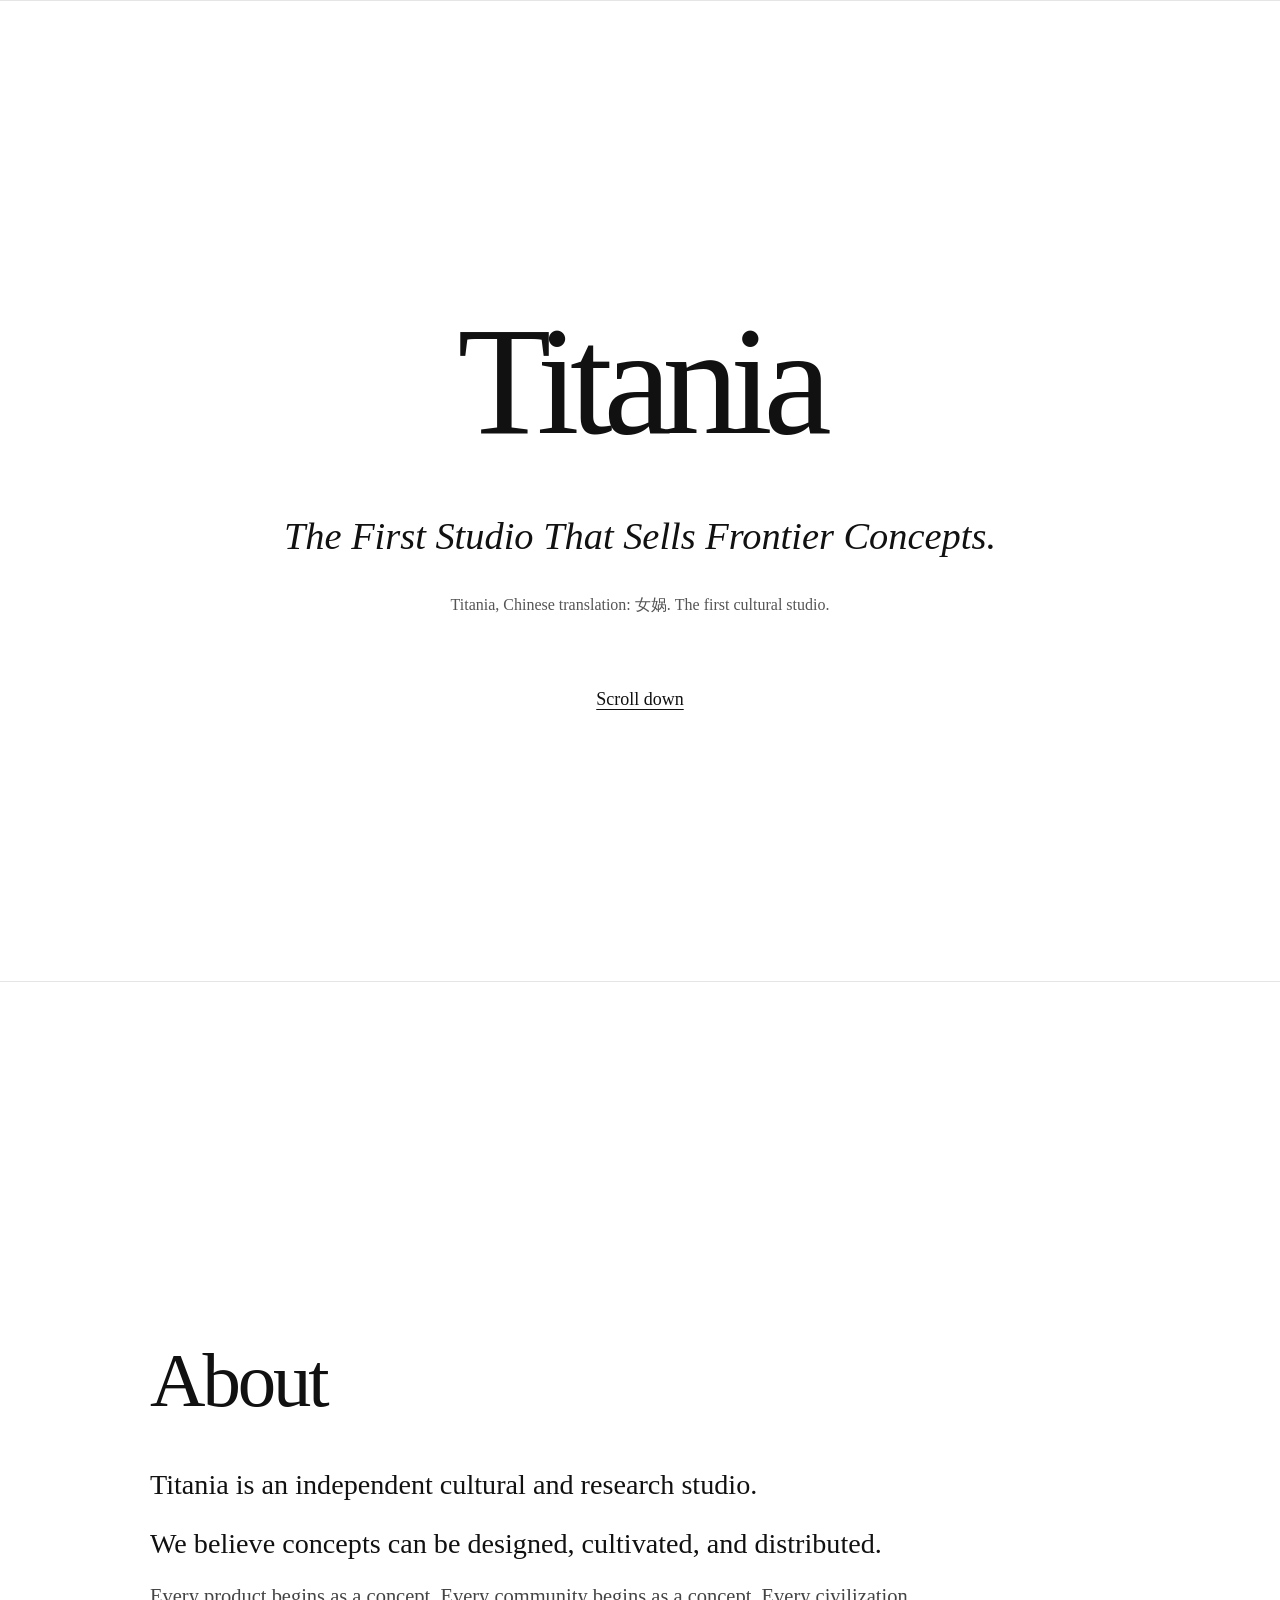
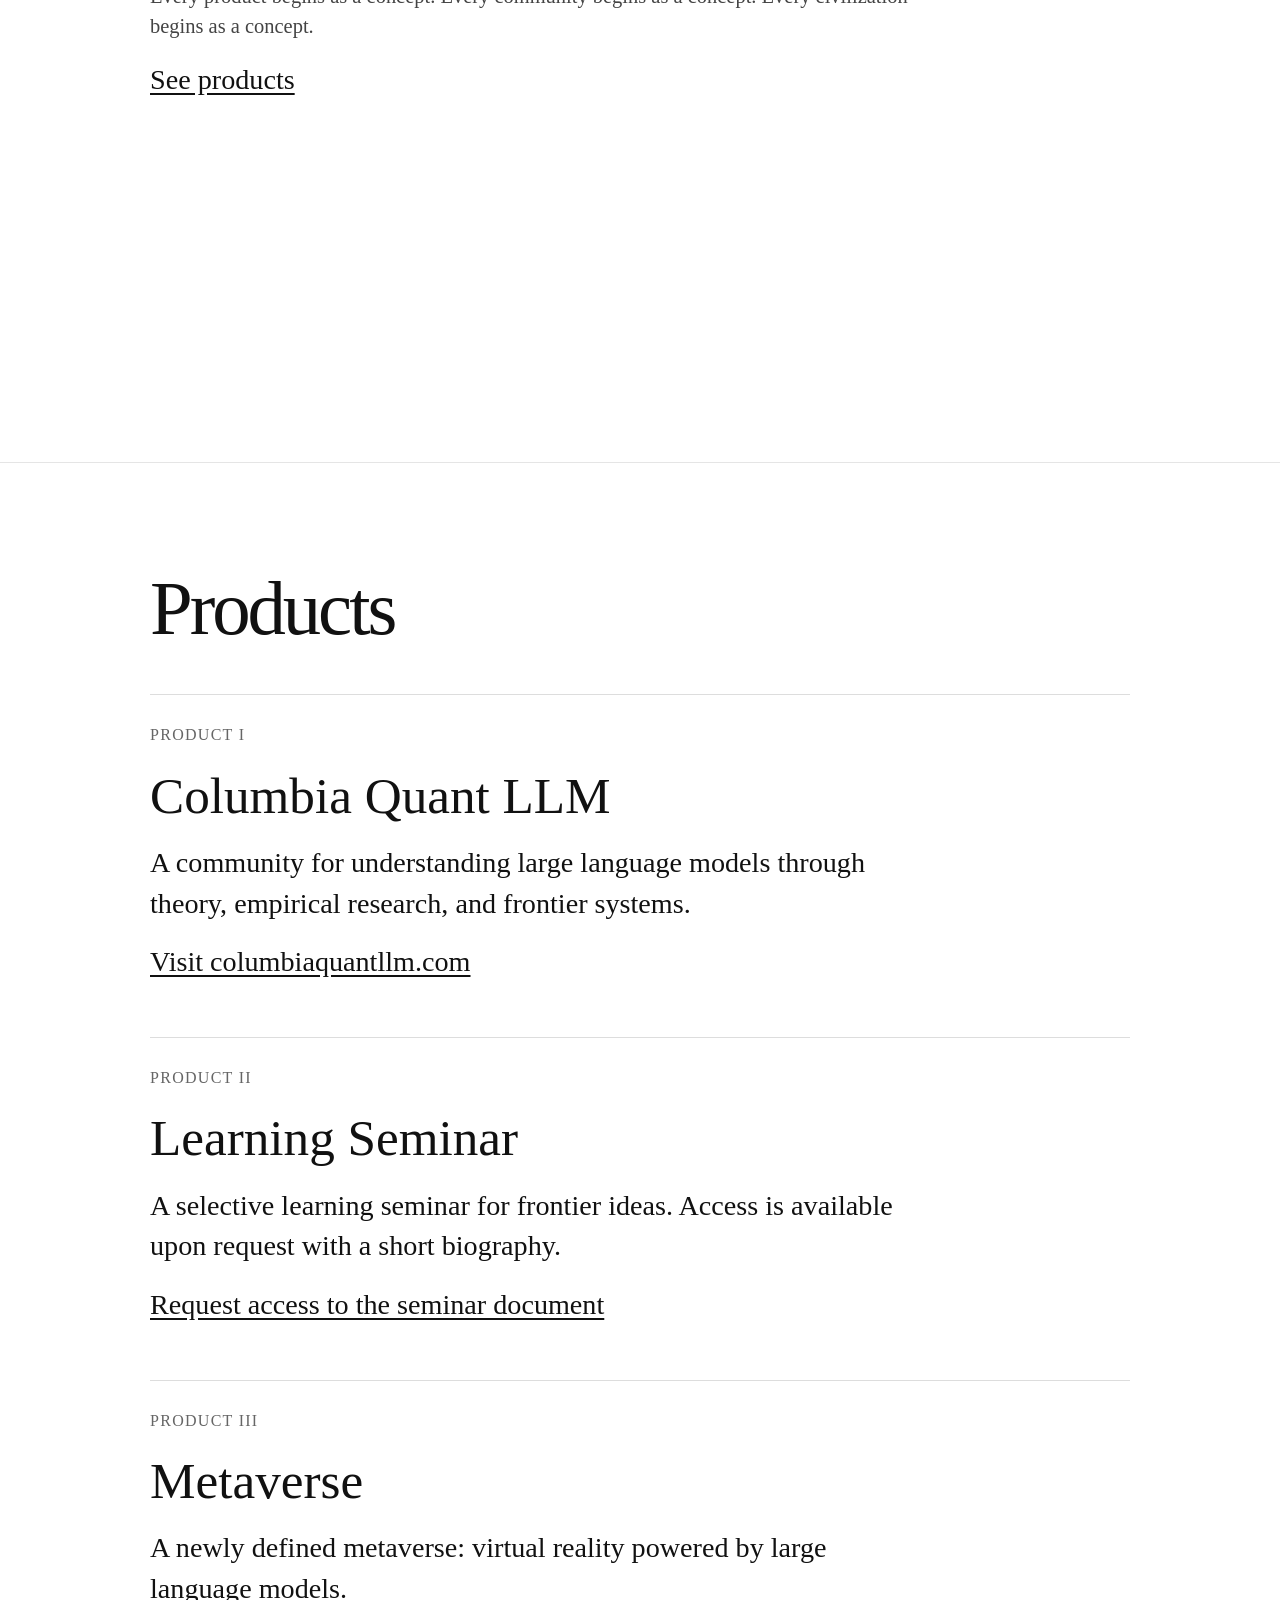
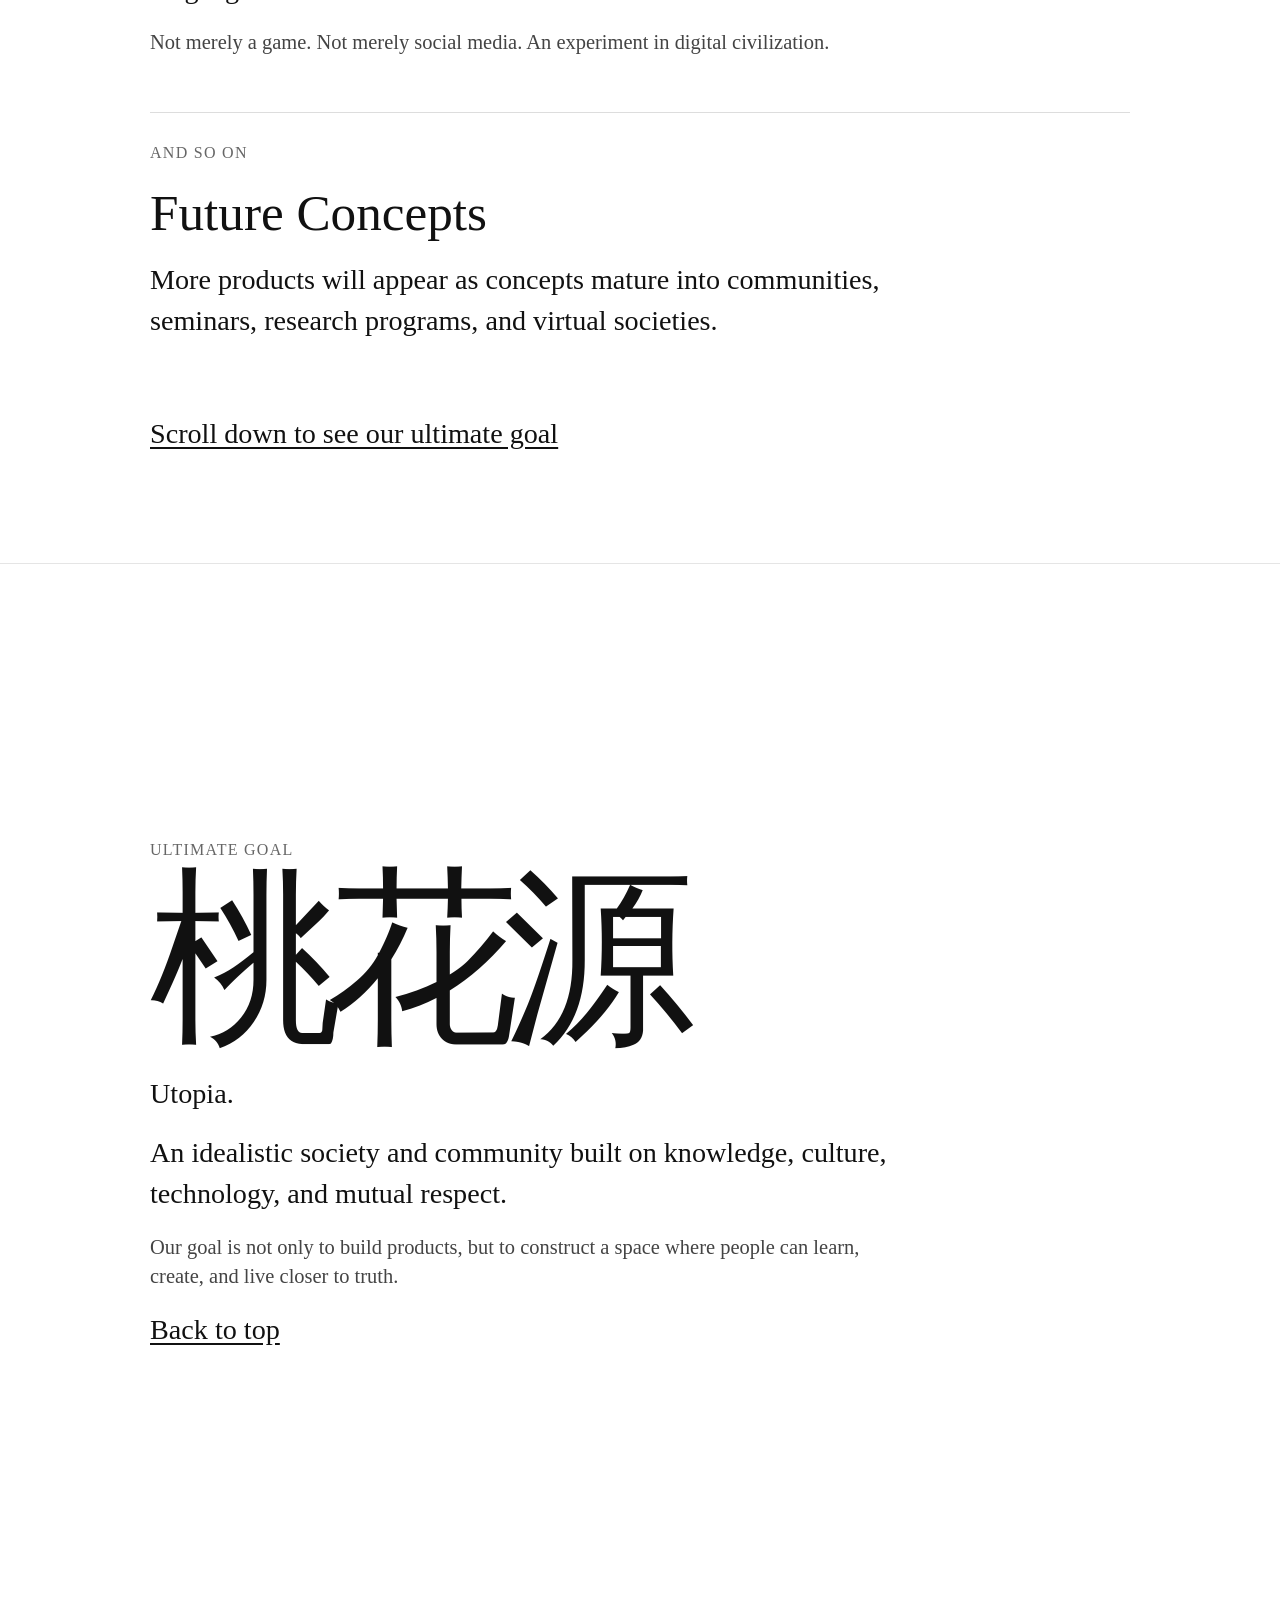
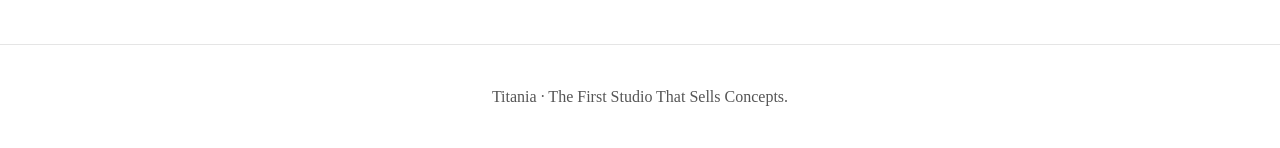
<file: studio/Titania.html>
<!doctype html>
<html lang="en">
<head>
  <meta charset="utf-8">
  <meta name="viewport" content="width=device-width, initial-scale=1">
  <title>Titania</title>
  <meta name="description" content="Titania — The First Studio That Sells Concepts.">
  <style>
    html { scroll-behavior: smooth; }
    body {
      margin: 0;
      font-family: "Times New Roman", Times, serif;
      color: #111;
      background: #fff;
      line-height: 1.45;
    }
    a { color: #111; text-decoration: underline; text-underline-offset: 4px; }
    .hero {
      min-height: 100vh;
      display: flex;
      align-items: center;
      justify-content: center;
      text-align: center;
      padding: 40px 24px;
    }
    .hero-inner { max-width: 900px; }
    h1 {
      margin: 0;
      font-size: clamp(72px, 12vw, 180px);
      font-weight: 400;
      letter-spacing: -0.06em;
    }
    .slogan {
      margin-top: 16px;
      font-size: clamp(22px, 3vw, 42px);
      font-style: italic;
    }
    .footnote {
      margin-top: 28px;
      font-size: 16px;
      color: #555;
    }
    .scroll {
      display: inline-block;
      margin-top: 70px;
      font-size: 18px;
    }
    section {
      min-height: 100vh;
      padding: 90px 24px;
      display: flex;
      align-items: center;
      border-top: 1px solid #e5e5e5;
    }
    .container {
      width: 100%;
      max-width: 980px;
      margin: 0 auto;
    }
    h2 {
      margin: 0 0 28px;
      font-size: clamp(42px, 6vw, 96px);
      font-weight: 400;
      letter-spacing: -0.04em;
    }
    h3 {
      margin: 0 0 10px;
      font-size: clamp(28px, 4vw, 56px);
      font-weight: 400;
    }
    p {
      margin: 0 0 18px;
      max-width: 760px;
      font-size: clamp(20px, 2.2vw, 30px);
    }
    .small {
      font-size: clamp(17px, 1.6vw, 22px);
      color: #444;
    }
    .products {
      display: grid;
      gap: 36px;
      margin-top: 30px;
    }
    .product {
      padding-top: 28px;
      border-top: 1px solid #ddd;
    }
    .label {
      margin-bottom: 12px;
      font-size: 16px;
      letter-spacing: 0.08em;
      text-transform: uppercase;
      color: #666;
    }
    .utopia {
      font-size: clamp(80px, 15vw, 220px);
      letter-spacing: -0.08em;
      line-height: 0.9;
    }
    footer {
      padding: 40px 24px;
      border-top: 1px solid #e5e5e5;
      text-align: center;
      color: #555;
      font-size: 16px;
    }
    @media (max-width: 700px) {
      section { padding: 70px 22px; }
    }
  </style>
</head>

<body>
  <main>
    <section class="hero" id="top">
      <div class="hero-inner">
        <h1>Titania</h1>
        <div class="slogan">The First Studio That Sells Frontier Concepts.</div>
        <div class="footnote">Titania, Chinese translation: 女娲. The first cultural studio.</div>
        <a class="scroll" href="#about">Scroll down</a>
      </div>
    </section>

    <section id="about">
      <div class="container">
        <h2>About</h2>
        <p>Titania is an independent cultural and research studio.</p>
        <p>We believe concepts can be designed, cultivated, and distributed.</p>
        <p class="small">
          Every product begins as a concept. Every community begins as a concept.
          Every civilization begins as a concept.
        </p>
        <p><a href="#products">See products</a></p>
      </div>
    </section>

    <section id="products">
      <div class="container">
        <h2>Products</h2>

        <div class="products">
          <div class="product">
            <div class="label">Product I</div>
            <h3>Columbia Quant LLM</h3>
            <p>
              A community for understanding large language models through theory,
              empirical research, and frontier systems.
            </p>
            <p><a href="https://columbiaquantllm.com">Visit columbiaquantllm.com</a></p>
          </div>

          <div class="product">
            <div class="label">Product II</div>
            <h3>Learning Seminar</h3>
            <p>
              A selective learning seminar for frontier ideas.
              Access is available upon request with a short biography.
            </p>
            <p>
              <a href="https://docs.google.com/document/d/1FSspHKmabAPF2JMG-7i6R9DBTKF2WyUA/edit">
                Request access to the seminar document
              </a>
            </p>
          </div>

          <div class="product">
            <div class="label">Product III</div>
            <h3>Metaverse</h3>
            <p>
              A newly defined metaverse: virtual reality powered by large language models.
            </p>
            <p class="small">
              Not merely a game. Not merely social media. An experiment in digital civilization.
            </p>
          </div>

          <div class="product">
            <div class="label">And so on</div>
            <h3>Future Concepts</h3>
            <p>
              More products will appear as concepts mature into communities,
              seminars, research programs, and virtual societies.
            </p>
          </div>
        </div>

        <p style="margin-top: 54px;"><a href="#goal">Scroll down to see our ultimate goal</a></p>
      </div>
    </section>

    <section id="goal">
      <div class="container">
        <div class="label">Ultimate Goal</div>
        <h2 class="utopia">桃花源</h2>
        <p>Utopia.</p>
        <p>
          An idealistic society and community built on knowledge, culture,
          technology, and mutual respect.
        </p>
        <p class="small">
          Our goal is not only to build products, but to construct a space where
          people can learn, create, and live closer to truth.
        </p>
        <p><a href="#top">Back to top</a></p>
      </div>
    </section>
  </main>

  <footer>
    Titania · The First Studio That Sells Concepts.
  </footer>
</body>
</html>
</file>
<file: styles.css>
:root {
  --bg: #f8f7f2;
  --paper: #fffdf8;
  --ink: #111114;
  --muted: #5b5b66;
  --line: #e5e0d2;
  --accent: #214f8b;
  --accent-deep: #0f2e58;
  --gold: #b98a2e;
  --shadow: 0 24px 80px rgba(15, 46, 88, 0.08);
  --radius: 22px;
  --max: 1120px;
}

* {
  box-sizing: border-box;
}

html {
  scroll-behavior: smooth;
}

body {
  margin: 0;
  font-family: Inter, ui-sans-serif, system-ui, -apple-system, BlinkMacSystemFont, "Segoe UI", sans-serif;
  color: var(--ink);
  background:
    radial-gradient(circle at top left, rgba(33, 79, 139, 0.10), transparent 33rem),
    linear-gradient(180deg, #fbfaf7 0%, var(--bg) 60%, #f3efe4 100%);
  line-height: 1.6;
}

a {
  color: inherit;
  text-decoration: none;
}

img {
  max-width: 100%;
}

.site-header {
  position: sticky;
  top: 0;
  z-index: 20;
  backdrop-filter: blur(18px);
  background: rgba(248, 247, 242, 0.78);
  border-bottom: 1px solid rgba(229, 224, 210, 0.8);
}

.nav-wrap {
  width: min(100% - 32px, var(--max));
  margin: 0 auto;
  min-height: 76px;
  display: flex;
  align-items: center;
  justify-content: space-between;
  gap: 24px;
}

.logo {
  display: flex;
  flex-direction: column;
  gap: 0;
  letter-spacing: 0.18em;
  text-transform: uppercase;
  font-size: 0.82rem;
  font-weight: 750;
}

.logo span:last-child {
  letter-spacing: 0.08em;
  color: var(--muted);
  font-size: 0.72rem;
  font-weight: 600;
}

.nav-links {
  display: flex;
  align-items: center;
  gap: 6px;
  flex-wrap: wrap;
}

.nav-links a {
  padding: 9px 13px;
  border-radius: 999px;
  color: var(--muted);
  font-size: 0.95rem;
  transition: background 150ms ease, color 150ms ease;
}

.nav-links a:hover,
.nav-links a.active {
  background: rgba(33, 79, 139, 0.08);
  color: var(--accent-deep);
}

main {
  min-height: calc(100vh - 170px);
}

.section,
.hero {
  width: min(100% - 32px, var(--max));
  margin: 0 auto;
}

.hero {
  min-height: 72vh;
  display: grid;
  place-items: center;
  text-align: center;
  padding: 72px 0 36px;
}

.hero-inner {
  max-width: 940px;
}

.kicker {
  display: inline-flex;
  align-items: center;
  gap: 8px;
  color: var(--accent-deep);
  background: rgba(33, 79, 139, 0.08);
  border: 1px solid rgba(33, 79, 139, 0.12);
  border-radius: 999px;
  padding: 8px 14px;
  font-size: 0.82rem;
  font-weight: 700;
  letter-spacing: 0.08em;
  text-transform: uppercase;
}

.hero h1,
.page-hero h1 {
  margin: 28px 0 18px;
  font-family: Georgia, "Times New Roman", serif;
  font-size: clamp(3rem, 8vw, 7.6rem);
  line-height: 0.95;
  font-weight: 500;
  letter-spacing: 0.13em;
  text-transform: uppercase;
}

.hero h1 .tight,
.page-hero h1 .tight {
  letter-spacing: 0.035em;
}

.hero-copy {
  max-width: 760px;
  margin: 0 auto;
  color: var(--muted);
  font-size: clamp(1.05rem, 2vw, 1.28rem);
}

.hero-actions {
  display: flex;
  justify-content: center;
  gap: 14px;
  flex-wrap: wrap;
  margin-top: 34px;
}

.button {
  display: inline-flex;
  align-items: center;
  justify-content: center;
  min-height: 46px;
  padding: 0 18px;
  border-radius: 999px;
  border: 1px solid var(--line);
  font-weight: 700;
  transition: transform 150ms ease, box-shadow 150ms ease, background 150ms ease;
}

.button:hover {
  transform: translateY(-1px);
  box-shadow: var(--shadow);
}

.button.primary {
  background: var(--ink);
  color: white;
  border-color: var(--ink);
}

.button.secondary {
  background: rgba(255, 255, 255, 0.6);
}

.scroll-note {
  margin-top: 56px;
  color: var(--muted);
  font-size: 0.9rem;
  letter-spacing: 0.2em;
  text-transform: uppercase;
}

.section {
  padding: 64px 0;
}

.section-heading {
  display: grid;
  grid-template-columns: minmax(0, 0.85fr) minmax(0, 1.15fr);
  gap: 44px;
  align-items: start;
  margin-bottom: 32px;
}

.eyebrow {
  color: var(--gold);
  font-size: 0.82rem;
  font-weight: 800;
  letter-spacing: 0.15em;
  text-transform: uppercase;
}

h2,
h3,
p {
  margin-top: 0;
}

h2 {
  font-family: Georgia, "Times New Roman", serif;
  font-size: clamp(2rem, 5vw, 4.2rem);
  line-height: 1.02;
  font-weight: 500;
  margin-bottom: 14px;
}

h3 {
  font-size: 1.15rem;
  line-height: 1.25;
  margin-bottom: 8px;
}

.lead {
  color: var(--muted);
  font-size: 1.08rem;
}

.grid {
  display: grid;
  grid-template-columns: repeat(3, minmax(0, 1fr));
  gap: 18px;
}

.grid.two {
  grid-template-columns: repeat(2, minmax(0, 1fr));
}

.card {
  background: rgba(255, 253, 248, 0.78);
  border: 1px solid var(--line);
  border-radius: var(--radius);
  padding: 26px;
  box-shadow: 0 14px 50px rgba(17, 17, 20, 0.035);
}

.card p {
  color: var(--muted);
  margin-bottom: 0;
}

.card .button {
  margin-top: 18px;
}

.event-card-past {
  opacity: 0.88;
}

.events-empty {
  grid-column: 1 / -1;
  margin: 0;
}

.events-admin-trigger {
  appearance: none;
  border: 0;
  background: none;
  padding: 0;
  margin: 0;
  font: inherit;
  color: inherit;
  cursor: default;
}

.events-admin-trigger:focus-visible {
  outline: 1px dotted var(--muted);
  outline-offset: 3px;
}

.events-admin-backdrop {
  position: fixed;
  inset: 0;
  z-index: 40;
  display: grid;
  place-items: center;
  padding: 24px;
  background: rgba(17, 17, 20, 0.45);
}

.events-admin-backdrop[hidden] {
  display: none;
}

.events-admin-dialog,
.events-admin-panel {
  width: min(100%, 720px);
  max-height: min(90vh, 900px);
  overflow: auto;
  background: var(--paper);
  border: 1px solid var(--line);
  border-radius: var(--radius);
  box-shadow: var(--shadow);
  padding: 28px;
}

.events-admin-panel {
  width: min(100%, 980px);
}

.events-admin-panel-header {
  display: flex;
  align-items: flex-start;
  justify-content: space-between;
  gap: 16px;
  margin-bottom: 12px;
}

.events-admin-panel-header h2 {
  margin-bottom: 0;
}

.events-admin-close {
  appearance: none;
  border: 0;
  background: rgba(33, 79, 139, 0.08);
  color: var(--accent-deep);
  width: 40px;
  height: 40px;
  border-radius: 999px;
  font-size: 1.5rem;
  line-height: 1;
  cursor: pointer;
}

.events-admin-note {
  margin-bottom: 22px;
}

.events-admin-note code {
  font-size: 0.92em;
}

.events-admin-columns {
  display: grid;
  grid-template-columns: repeat(2, minmax(0, 1fr));
  gap: 18px;
  margin-bottom: 24px;
}

.events-admin-section h3 {
  margin-bottom: 12px;
}

.events-admin-list {
  display: grid;
  gap: 10px;
}

.events-admin-item {
  display: flex;
  justify-content: space-between;
  gap: 12px;
  align-items: flex-start;
  padding: 14px;
  border: 1px solid var(--line);
  border-radius: 16px;
  background: rgba(255, 253, 248, 0.9);
}

.events-admin-item-meta {
  color: var(--muted);
  font-size: 0.9rem;
  margin-top: 4px;
}

.events-admin-item-actions {
  display: flex;
  gap: 8px;
  flex-wrap: wrap;
}

.events-admin-item-actions .button {
  margin-top: 0;
  min-height: 38px;
  padding: 0 12px;
  font-size: 0.88rem;
}

.events-admin-empty {
  color: var(--muted);
  margin: 0;
  font-size: 0.95rem;
}

.events-admin-form {
  border-top: 1px solid var(--line);
  padding-top: 22px;
  margin-bottom: 22px;
}

.events-admin-form h3 {
  margin-bottom: 14px;
}

.events-admin-label {
  display: block;
  font-weight: 700;
  margin-bottom: 6px;
  font-size: 0.92rem;
}

.events-admin-input {
  width: 100%;
  margin-bottom: 14px;
  min-height: 44px;
  padding: 10px 12px;
  border-radius: 12px;
  border: 1px solid var(--line);
  background: white;
  font: inherit;
  color: var(--ink);
}

.events-admin-textarea {
  min-height: 110px;
  resize: vertical;
}

.events-admin-actions,
.events-admin-toolbar {
  display: flex;
  gap: 10px;
  flex-wrap: wrap;
}

.events-admin-toolbar .button {
  margin-top: 0;
}

.events-admin-error {
  color: #9b1c1c;
  margin: -6px 0 12px;
  font-size: 0.92rem;
}

body.events-admin-open {
  overflow: hidden;
}

@media (max-width: 820px) {
  .events-admin-columns {
    grid-template-columns: 1fr;
  }

  .events-admin-item {
    flex-direction: column;
  }
}

.number {
  display: inline-grid;
  place-items: center;
  width: 36px;
  height: 36px;
  border-radius: 50%;
  background: rgba(33, 79, 139, 0.10);
  color: var(--accent-deep);
  font-weight: 800;
  margin-bottom: 18px;
}

.mission-band {
  margin-top: 28px;
  padding: 34px;
  border-radius: calc(var(--radius) + 8px);
  background: var(--ink);
  color: white;
  display: grid;
  grid-template-columns: 1fr auto;
  gap: 28px;
  align-items: center;
}

.mission-band p {
  margin: 0;
  color: rgba(255, 255, 255, 0.74);
}

.mission-band strong {
  display: block;
  font-family: Georgia, "Times New Roman", serif;
  font-size: clamp(1.7rem, 4vw, 3.2rem);
  font-weight: 500;
  line-height: 1.05;
  color: white;
}

.mission-mark {
  font-size: clamp(2.8rem, 6vw, 5.2rem);
  color: var(--gold);
}

.page-hero {
  width: min(100% - 32px, var(--max));
  margin: 0 auto;
  padding: 92px 0 34px;
}

.page-hero h1 {
  font-size: clamp(3rem, 8vw, 6.4rem);
  margin-bottom: 20px;
}

.page-hero p {
  max-width: 760px;
  color: var(--muted);
  font-size: 1.16rem;
}

.profile-card {
  display: grid;
  grid-template-columns: 82px 1fr;
  gap: 18px;
}

.avatar {
  width: 82px;
  height: 82px;
  border-radius: 24px;
  background:
    linear-gradient(135deg, rgba(33, 79, 139, 0.18), rgba(185, 138, 46, 0.18)),
    var(--paper);
  border: 1px solid var(--line);
  display: grid;
  place-items: center;
  color: var(--accent-deep);
  font-weight: 850;
  letter-spacing: 0.08em;
}

.role {
  color: var(--accent-deep);
  font-weight: 800;
  margin-bottom: 8px;
}

.badge-row {
  display: flex;
  gap: 8px;
  flex-wrap: wrap;
  margin-top: 14px;
}

.badge {
  display: inline-flex;
  align-items: center;
  border-radius: 999px;
  padding: 6px 10px;
  background: rgba(33, 79, 139, 0.08);
  color: var(--accent-deep);
  font-size: 0.8rem;
  font-weight: 750;
}

.timeline {
  display: grid;
  gap: 16px;
}

.timeline-item {
  display: grid;
  grid-template-columns: 150px 1fr;
  gap: 22px;
  border-left: 2px solid var(--line);
  padding: 6px 0 18px 24px;
}

.timeline-item .term {
  color: var(--gold);
  font-weight: 850;
  text-transform: uppercase;
  letter-spacing: 0.08em;
  font-size: 0.8rem;
}

.callout {
  background: rgba(33, 79, 139, 0.08);
  border: 1px solid rgba(33, 79, 139, 0.14);
  border-radius: var(--radius);
  padding: 28px;
}

.callout p:last-child {
  margin-bottom: 0;
}

.site-footer {
  width: min(100% - 32px, var(--max));
  margin: 56px auto 0;
  padding: 28px 0 42px;
  color: var(--muted);
  border-top: 1px solid var(--line);
  display: flex;
  justify-content: space-between;
  align-items: center;
  gap: 16px;
  flex-wrap: wrap;
}

.footer-wordmark {
  color: var(--ink);
  font-weight: 850;
  letter-spacing: 0.12em;
  text-transform: uppercase;
  font-size: 0.82rem;
}

@media (max-width: 820px) {
  .nav-wrap {
    align-items: flex-start;
    padding: 16px 0;
    flex-direction: column;
  }

  .section-heading,
  .mission-band,
  .timeline-item {
    grid-template-columns: 1fr;
  }

  .grid,
  .grid.two {
    grid-template-columns: 1fr;
  }

  .hero {
    min-height: 68vh;
    padding-top: 54px;
  }

  .hero h1,
  .page-hero h1 {
    letter-spacing: 0.055em;
  }
}

@media (max-width: 560px) {
  .profile-card {
    grid-template-columns: 1fr;
  }

  .nav-links a {
    padding-left: 9px;
    padding-right: 9px;
    font-size: 0.88rem;
  }

  .card,
  .callout,
  .mission-band {
    padding: 22px;
  }
}
</file>
